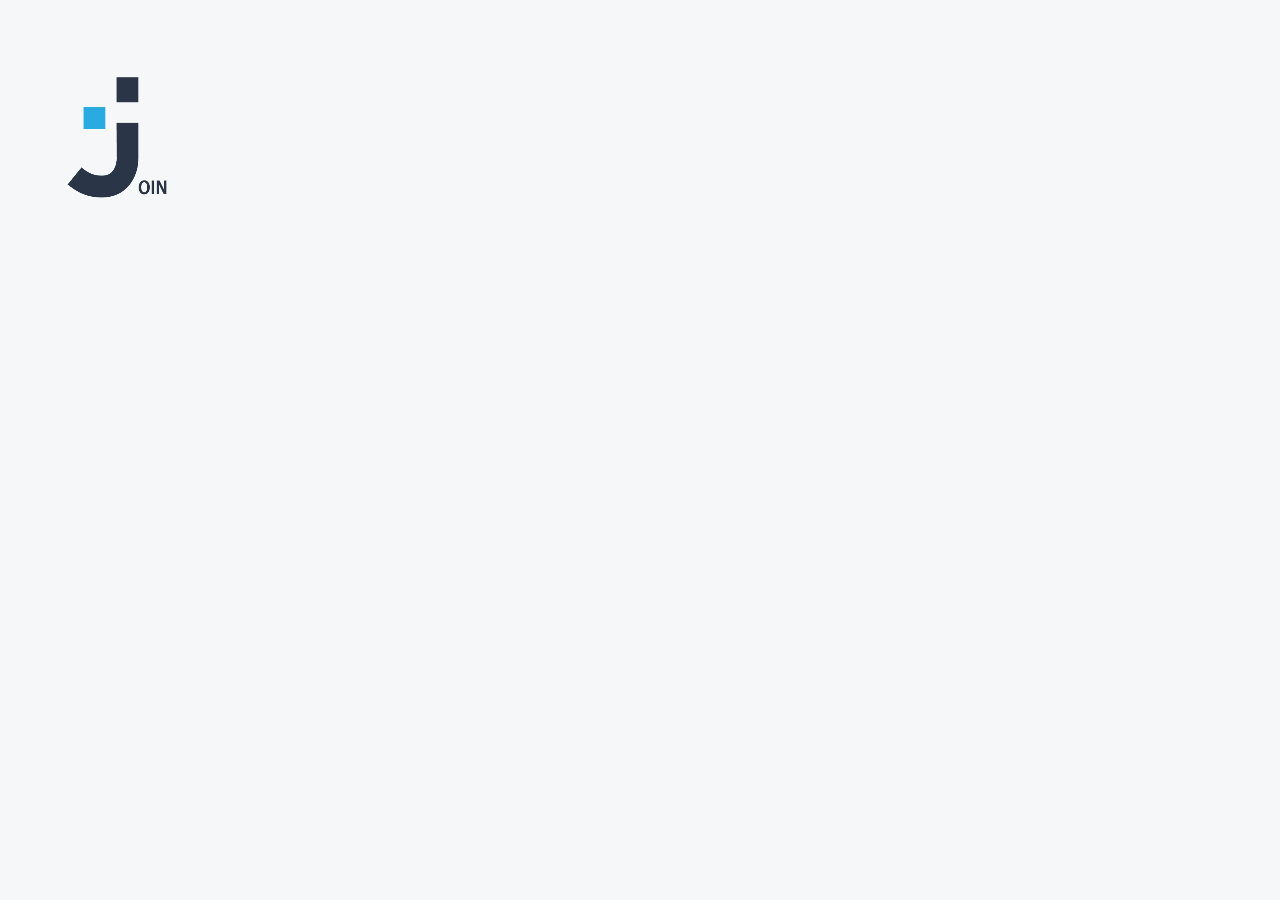
<file: index.html>
<!DOCTYPE html>
<html lang="en">

<head>
    <meta charset="UTF-8" />
    <meta http-equiv="X-UA-Compatible" content="IE=edge" />
    <meta name="viewport" content="width=device-width, initial-scale=1.0" />
    <link rel="icon" type="image/png" href="assets/icons/logo-black.png" sizes="any" />

    <title>Logo</title>


    <link rel="stylesheet" href="css/style.css" />
    <link rel="stylesheet" href="css/login_signup.css" />

</head>

<body onload="initLoginPage()">

    <div class="logo-layer">
        <div class="logo-container">
            <img src="assets/icons/logo-black.png" class="logo-big" />
        </div>
    </div>


    <script src="javascripts/storage.js"></script>
    <script src="javascripts/includeHTML.js"></script>
    <script src="javascripts/register.js"></script>
    <script src="javascripts/index.js"></script>

</body>

</html>
</file>
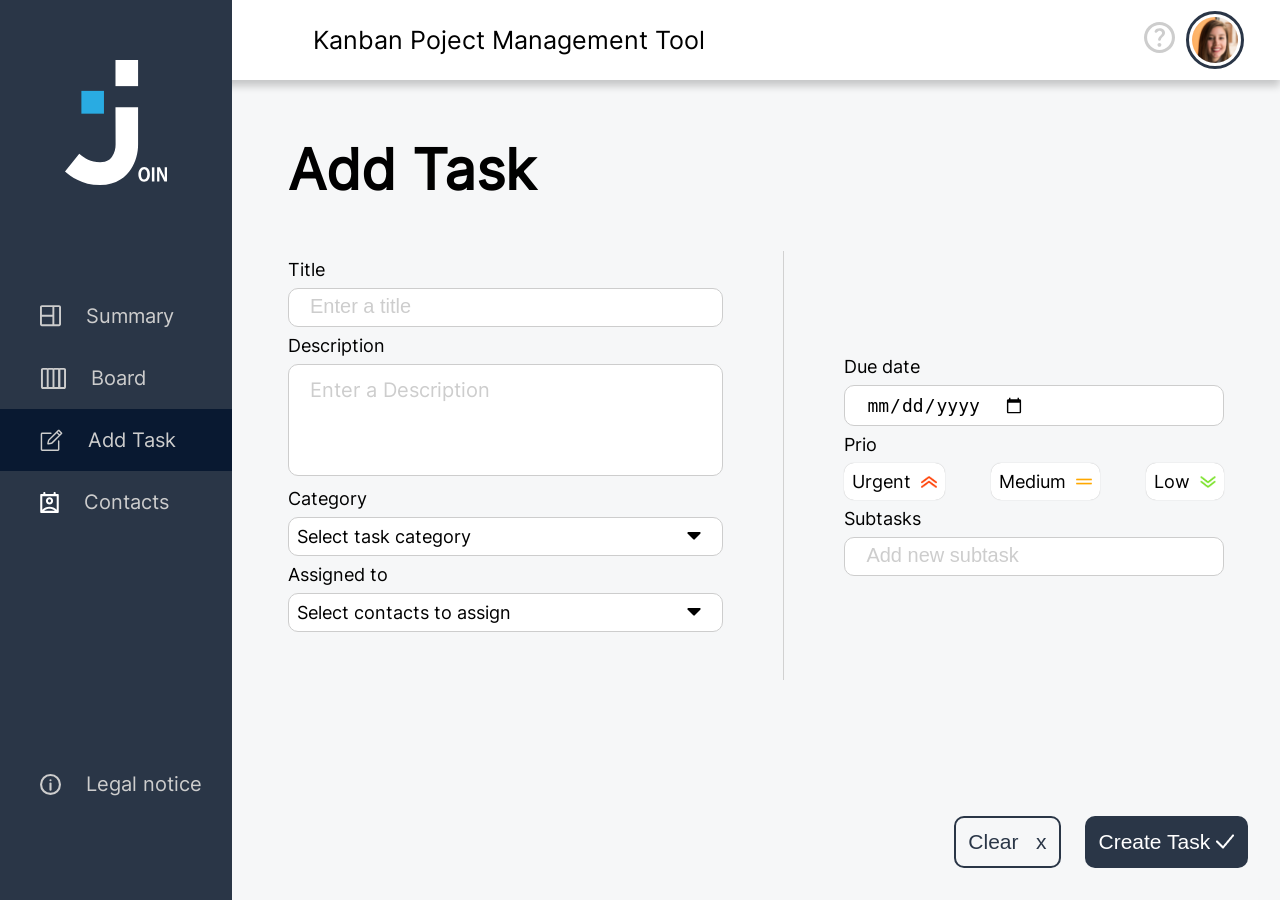
<file: add_task.html>
<!DOCTYPE html>
<html lang="en">

<head>
    <meta charset="UTF-8" />
    <meta http-equiv="X-UA-Compatible" content="IE=edge" />
    <meta name="viewport" content="width=device-width, initial-scale=1.0" />
    <link rel="icon" type="image/png" href="assets/icons/logo-black.png" sizes="any" />
    <title>Tasks</title>

    <script src="javascripts/includeHTML.js"></script>
    <script src="javascripts/addContacts.js"></script>
    <script src="javascripts/storage.js"></script>
    <script src="javascripts/categoryColor.js"></script>
    <script src="javascripts/board.js"></script>
    <script src="javascripts/boardHTML.js"></script>
    <script src="javascripts/addTask.js"></script>
    <script src="javascripts/index.js"></script>
    <link rel="stylesheet" href="css/style.css" />
    <link rel="stylesheet" href="css/task.css" />
</head>

<body onload="includeHTML('addTaskMenu'), initAddTask()">
    <div w3-include-html="assets/templates/menu+header.html"></div>
    <div class="content-container">
        <h1>Add Task</h1>

        <form onsubmit="event.preventDefault(); createTask('todo'); pushSubtasks()">
            <div class="task-section">
                <div class="content-left">
                    <div>
                        <p>Title</p>
                        <input required id="addTaskTitle" placeholder="Enter a title" />
                    </div>
                    <div>
                        <p>Description</p>
                        <textarea required id="addTaskDescription" placeholder="Enter a Description" style="resize: none"></textarea>
                    </div>
                    <div>
                        <p>Category</p>
                        <div class="content">
                            <div class="d-none" id="newCat">
                                <div class="newCatOrg">
                                    <input id="newCatInput" placeholder="Enter new category....">
                                    <img onclick="closeNewCategory()" src="assets/icons/clear-subtask.png">
                                    <img onclick="addNewCategory()" src="assets/icons/checkmark-black.png">
                                </div>
                                <div id="newCatColors"></div>
                            </div>
                            <div onclick="openDropdownCategory()" id="addTaskCategory" class="selectContainer">
                                Select task category
                            </div>
                            <div class="expand-container">
                                <div id="categoryDropdown" class="dropdown-content">
                                    <div class="option" onclick="showNewCategory()">
                                        New Category
                                    </div>
                                </div>
                            </div>
                        </div>
                    </div>
                    <div>
                        <p>Assigned to</p>
                        <div class="content">
                            <div onclick="openDropdownContacts()" id="selectContact" class="selectContainer">
                                Select contacts to assign
                            </div>
                            <div class="expand-container">
                                <div id="selectContactDropdown"></div>
                            </div>
                            <div id="chosenContacts" class="chosenContacts"></div>
                        </div>
                    </div>
                </div>
                <div class="content-right">
                    <div>
                        <p>Due date</p>
                        <input onclick='setMinDate()' ; required id="date" class="input pointer" type="date" min="" />
                    </div>
                    <div>
                        <p>Prio</p>
                        <div class="prio-section">
                            <div id="urgent" onclick="setPrio('urgent')" class="prio-btn pointer">
                                Urgent <img id="urgentIcon" src="assets/icons/urgent.png" />
                            </div>
                            <div id="medium" onclick="setPrio('medium')" class="prio-btn pointer">
                                Medium <img id="mediumIcon" src="assets/icons/medium.png" />
                            </div>
                            <div id="low" onclick="setPrio('low')" class="prio-btn pointer">
                                Low <img id="lowIcon" src="assets/icons/low.png" />
                            </div>
                        </div>
                    </div>
                    <div>
                        <p>Subtasks</p>
                        <div class="subtask-input-container">
                            <input id="addTaskSubtask" class="input" type="text" placeholder="Add new subtask" />
                            <div id="subtask-buttons">
                                <img style="cursor: pointer" src="assets/icons/clear-subtask.png" onclick="emptySubtaskValue()">
                                <div class="seperator"></div>
                                <img style="cursor: pointer" src="assets/icons/checkmark-black.png" onclick="createNewSubtask()">
                            </div>
                        </div>
                        <div id="subtaskContainer">

                        </div>
                    </div>
                </div>
                <div class="button-container">
                    <button type="button" onclick="resetValues()" class="clear-btn pointer">
            Clear &nbsp; x
          </button>
                    <button type="submit" id="createTaskBtn" class="create-btn pointer">
            Create Task <img src="assets/icons/check-white.png" />
          </button>
                </div>
        </form>
        <div id="taskAdded" class="taskAdded">
            Task added to board &nbsp; <img src="assets/icons/board-icon.svg" />
        </div>
        </div>
</body>

</html>
</file>
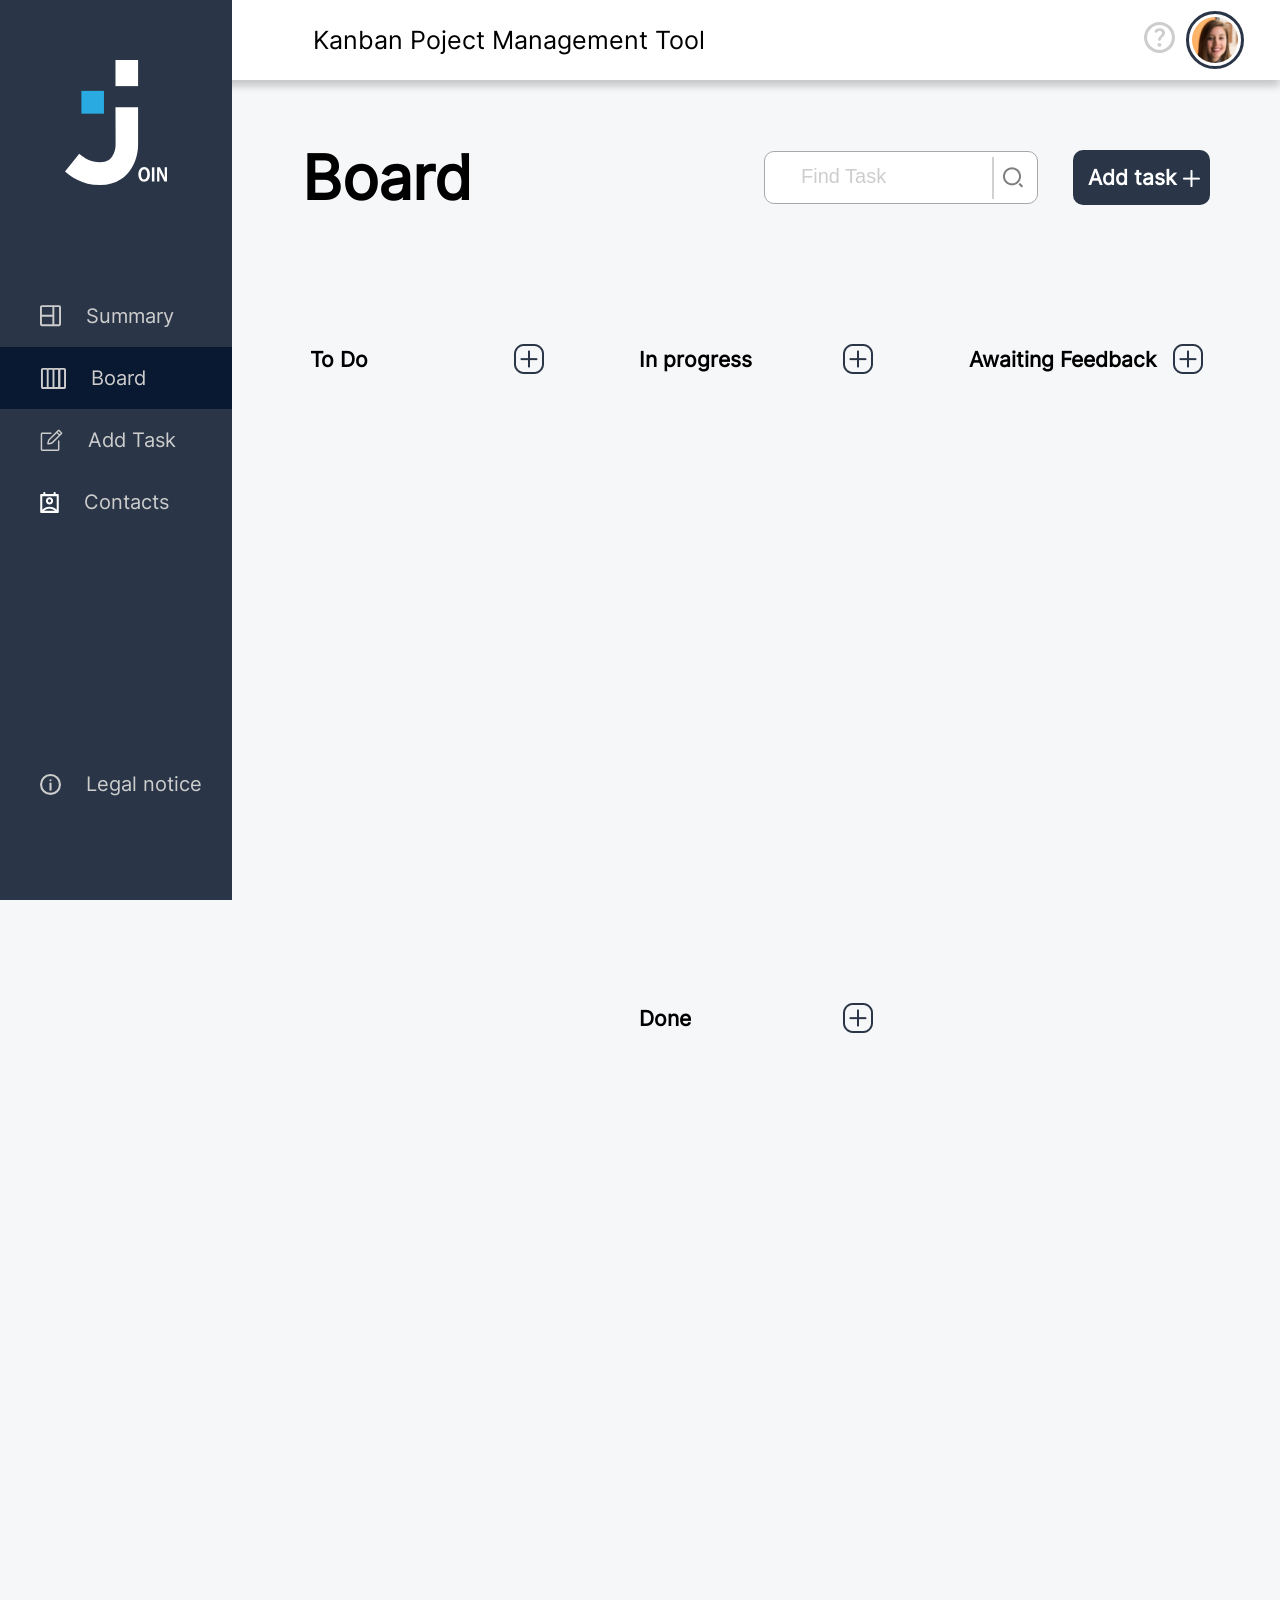
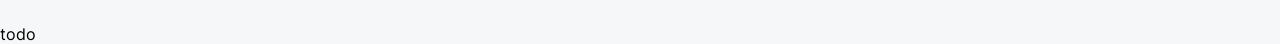
<file: board.html>
<!DOCTYPE html>
<html lang="en">
  <head>
    <meta charset="UTF-8" />
    <meta http-equiv="X-UA-Compatible" content="IE=edge" />
    <meta name="viewport" content="width=device-width, initial-scale=1.0" />
    <link
      rel="icon"
      type="image/png"
      href="assets/icons/logo-black.png"
      sizes="any"
    />

    <title>Board</title>

    <script src="javascripts/includeHTML.js"></script>
    <script src="javascripts/categoryColor.js"></script>
    <script src="javascripts/index.js"></script>
    <script src="javascripts/storage.js"></script>
    <script src="javascripts/register.js"></script>
    <script src="javascripts/boardHTML.js"></script>
    <script src="javascripts/board.js"></script>
    <script src="javascripts/addTask.js"></script>
    <link rel="stylesheet" href="css/board.css" />
    <link rel="stylesheet" href="css/style.css" />
    <link rel="stylesheet" href="css/task.css" />
  </head>

  <body
    onload="includeHTML('boardMenu'), initBoard()"
    ondragend="removeHighlightAll()"
  >
    <div w3-include-html="assets/templates/menu+header.html"></div>
    <div class="board-body">
      <div class="header-row">
        <h1>Board</h1>
        <div class="header-right">
          <div class="boardSearch">
            <form>
              <input
                id="searchInput"
                type="search"
                placeholder="Find Task"
                required
                autocomplete="off"
              />
              <button
                class="search-button"
                type="button"
                onclick="filterCards()"
              ></button>
            </form>
          </div>
          <button class="web-addTask-btn" onclick="slideInContainer('todo')">
            Add task
            <img class="plus-white" src="assets/icons/plus_white.png" />
          </button>
          <img
            class="mobile-addTask-btn"
            src="assets/icons/plus-add-task-mobile.png"
            onclick="slideInContainer()"
          />
        </div>
      </div>
      <div class="task-area">
        <div class="task-container">
          <div class="task-header">
            <p>To Do</p>
            <img
              src="assets/icons/plus_button.png"
              onclick="slideInContainer('todo')"
            />
          </div>
          <div
            ondrop="moveTo('todo'); removeHighlightAll()"
            ondragleave="removeHighlight('todo')"
            ondragover="allowDrop(event); highlight('todo')"
            ondrag="highlightAll()"
            id="todo"
            class="statusContainer"
          ></div>
        </div>
        <div class="task-container">
          <div class="task-header">
            <p>In progress</p>
            <img
              src="assets/icons/plus_button.png"
              onclick="slideInContainer('inProgress')"
            />
          </div>
          <div
            ondrop="moveTo('inProgress'); removeHighlightAll()"
            ondragleave="removeHighlight('inProgress')"
            ondragover="allowDrop(event); highlight('inProgress')"
            ondrag="highlightAll()"
            id="inProgress"
            class="statusContainer"
          ></div>
        </div>
        <div class="task-container">
          <div class="task-header">
            <p>Awaiting Feedback</p>
            <img
              src="assets/icons/plus_button.png"
              onclick="slideInContainer('awaitingFeedback')"
            />
          </div>
          <div
            ondrop="moveTo('awaitingFeedback'); removeHighlightAll()"
            ondragleave="removeHighlight('awaitingFeedback')"
            ondragover="allowDrop(event); highlight('awaitingFeedback')"
            ondrag="highlightAll()"
            id="awaitingFeedback"
            class="statusContainer"
          ></div>
        </div>
        <div class="task-container">
          <div class="task-header">
            <p>Done</p>
            <img
              src="assets/icons/plus_button.png"
              onclick="slideInContainer('done')"
            />
          </div>
          <div
            ondrop="moveTo('done'); removeHighlightAll()"
            ondragleave="removeHighlight('done');"
            ondragover="allowDrop(event); highlight('done')"
            ondrag="highlightAll()"
            id="done"
            class="statusContainer"
          ></div>
        </div>
      </div>
    </div>
    todo
    <div id="taskLayer" style="display: none">
      <div id="slideInContainer"></div>
    </div>
  </body>
</html>
</file>
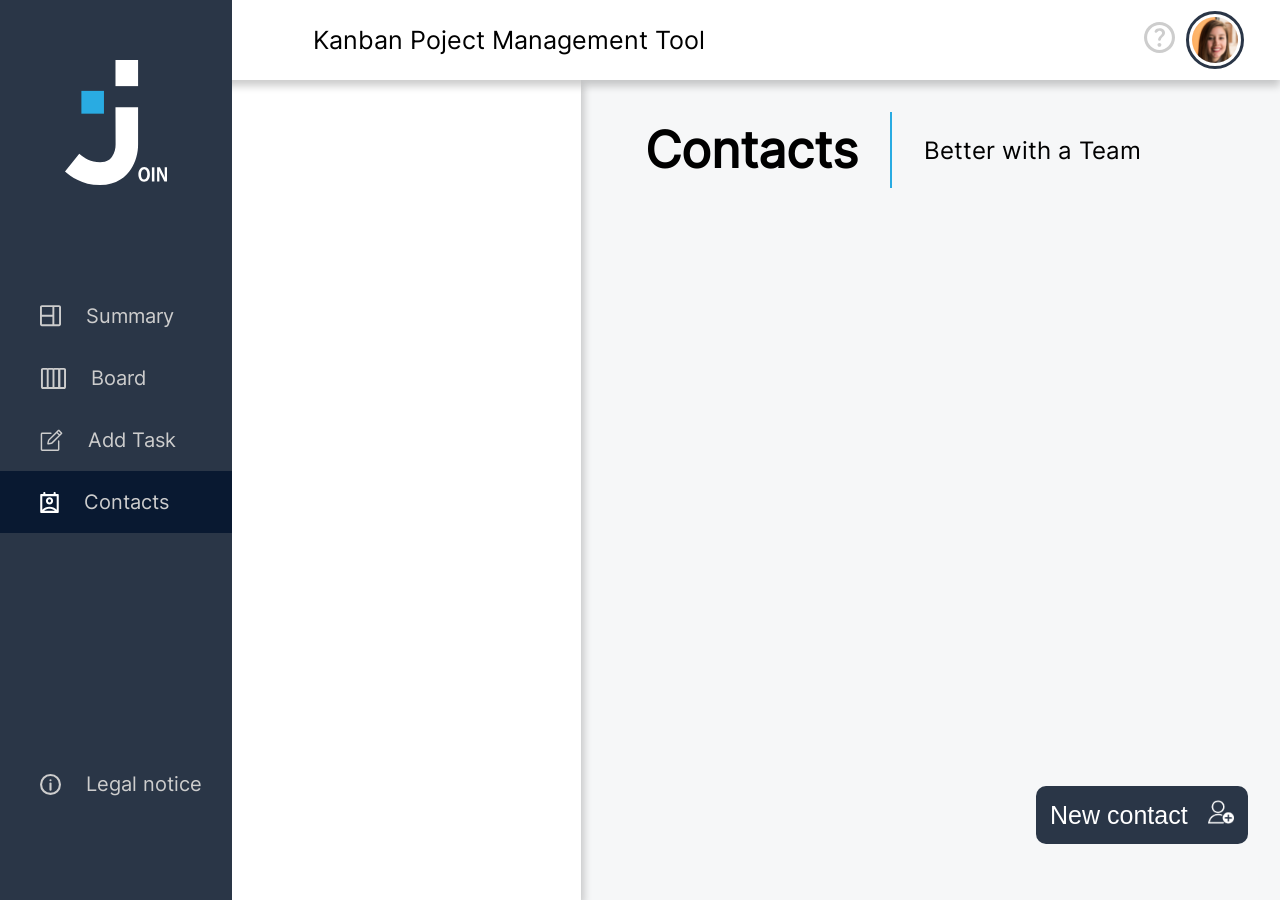
<file: contacts.html>
<!DOCTYPE html>
<html lang="en">
  <head>
    <meta charset="UTF-8" />
    <meta http-equiv="X-UA-Compatible" content="IE=edge" />
    <meta name="viewport" content="width=device-width, initial-scale=1.0" />
    <link
      rel="icon"
      type="image/png"
      href="assets/icons/logo-black.png"
      sizes="any"
    />

    <title>Contacts</title>

    <script src="javascripts/categoryColor.js"></script>
    <script src="javascripts/includeHTML.js"></script>
    <script src="javascripts/storage.js"></script>
    <script src="javascripts/addContacts.js"></script>
    <script src="javascripts/index.js"></script>

    <link rel="stylesheet" href="css/contacts.css" />
    <link rel="stylesheet" href="css/style.css" />
  </head>

  <body onload="includeHTML('contactsMenu'), initContactList()">
    <div w3-include-html="assets/templates/menu+header.html"></div>
    <div class="contacts-content">
      <div id="contactList" class="contact-list"></div>
      <div id="contactsRight" class="contacts-content-right">
        <div class="contacts-top-mid">
          <div class="contacts-top">
            <div class="contacts-top-head">
              <h1>Contacts</h1>
            </div>
            <div class="contacts-top-text">Better with a Team</div>
          </div>
          <div id="contactsMid" class="contacts-mid"></div>
        </div>
      </div>
    </div>
    <button
      id="newContactBtn"
      class="new-contact-btn"
      onclick="openNewContact()"
    >
      New contact &nbsp; <img src="assets/icons/new.contact.png" />
    </button>

    <div id="changedContact" class="contactCreated">
      Contact successfully created
    </div>

    <!---   new Contact window    --->

    <div class="d-none" id="addContactsOverlay">
   
      <div class="addContact" >
        <div class="addContactLeft">
          <img src="assets/icons/logo-white-blue.png" />
          <h1>Add contact</h1>
          <p>Tasks are better with a team</p>
          <div class="blueLine"></div>
        </div>
        <div class="addContactRight" >
          <div onclick="closeNewContact()" class="x-mark">x</div>
          <div class="createContactContainer">
            <div>
              <img class="contactImage" src="assets/icons/add_contact.png" />
            </div>
            <form class="contactForm" onsubmit="event.preventDefault(); addContact()">
            <div class="contactInputContainer">
              <input
              required
                id="newContactName"
                class="addContactInput contactName"
                placeholder="Name"
                type="text"
              />
              <input
              required
                id="newContactPhone"
                class="addContactInput contactPhone"
                placeholder="Phone"
                type="number"
              />
              <input
              required
                id="newContactEmail"
                class="addContactInput contactEmail"
                placeholder="Email"
                type="email"
              />
            </div>
          </div>
          <div class="addContactBtn">
            <button  type="button" onclick="closeNewContact()" class="cancel-btn hideMobile">
              Cancel &nbsp; x
            </button>
            <button type="submit" class="create-contact-btn">
              Create Contact &nbsp;
              <img src="assets/icons/check-white.png" />
            </button>
          </div>
        </form>
        </div>
      </div>

    </div>

    <!--- edit contacts Window --->

    <div class="d-none" id="editContactsOverlay">
      
    </div>
  </body>
</html>
</file>
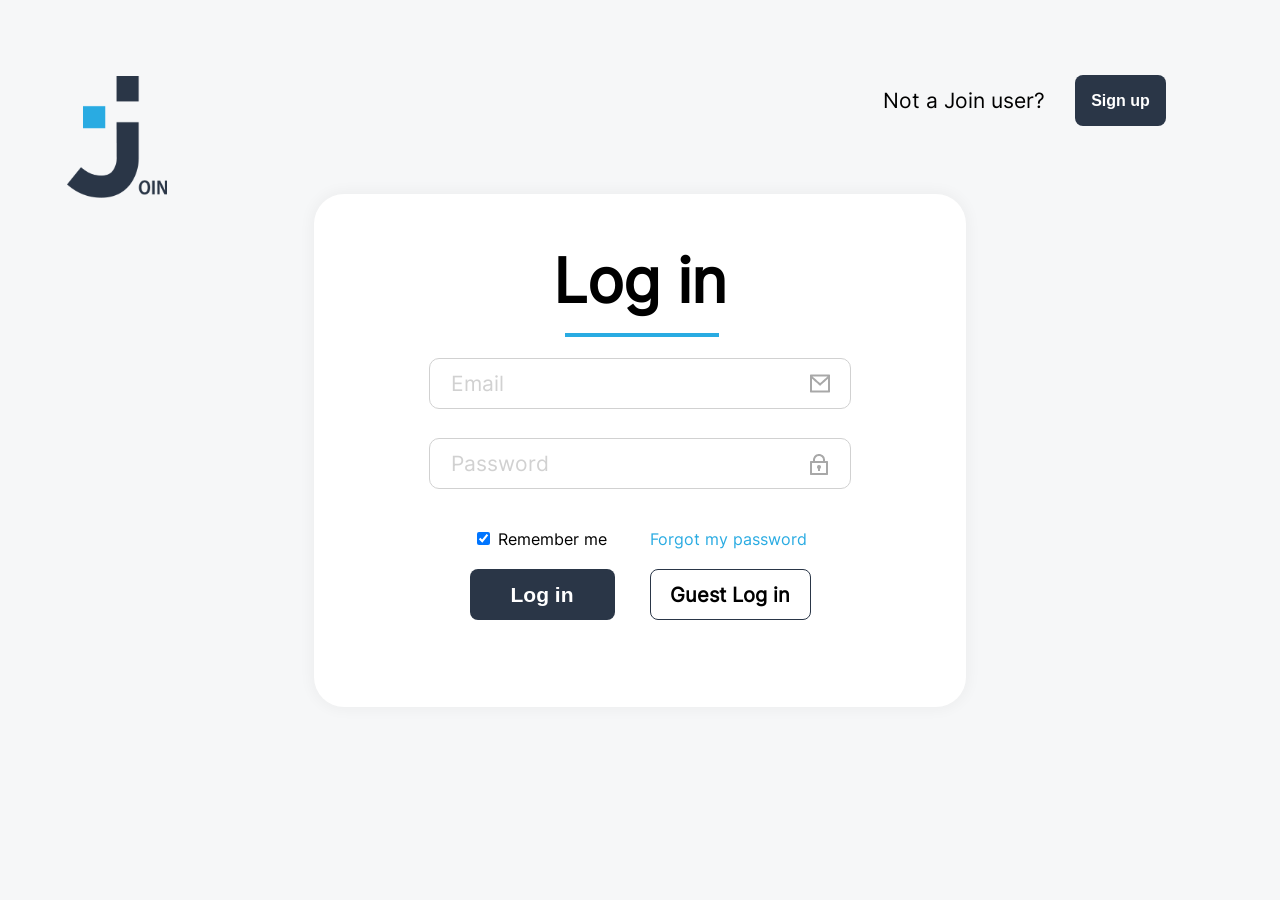
<file: login.html>
<!DOCTYPE html>
<html lang="en">

<head>
    <meta charset="UTF-8" />
    <meta http-equiv="X-UA-Compatible" content="IE=edge" />
    <meta name="viewport" content="width=device-width, initial-scale=1.0" />
    <link rel="icon" type="image/png" href="assets/icons/logo-black.png" sizes="any" />

    <title>Login</title>


    <link rel="stylesheet" href="css/style.css" />
    <link rel="stylesheet" href="css/login_signup.css" />

</head>

<body>
    <div class="login-container">
        <div class="login-form">
            <form onsubmit="return false;">
                <!-- onsubmit="checkPassword(); return false;"> -->
                <div>
                    <h1>Log in</h1>
                    <div class="underline"></div>
                    <div class="input-container">
                        <input id="enteredLoginEmail" type="email" aria-required="true" name="email" placeholder="Email" class="email" required="required" />
                        <input id="enteredLoginPassword" type="password" aria-required="true" name="password" placeholder="Password" class="password" required="required" />
                    </div>
                    <div class="form-actions">
                        <label>
                            <input type="checkbox" checked="checked" name="remember"> Remember me
                        </label>
                        <a class="forgot-password" href="forgotPassword.html">Forgot my password</a>
                    </div>
                    <div class="button-container-login">
                        <button class="login-button" onclick="checkPassword()">Log in</button>
                        <div class="guest-login-button" onclick="initGuestJOIN()">Guest Log in</div>
                    </div>
                </div>
            </form>
        </div>
    </div>
    
    <div class="logo-layer">
        <div class="logo-container">
            <img src="assets/icons/logo-black.png" class="logo-big-static"/>
        </div>
    </div>
    
    <div class="sign-up-container">
        <p>Not a Join user?</p>
        <button class="sign-up-button" onclick="window.location.href='sign_up.html'">Sign up</button>
    </div>

    <script src="javascripts/storage.js"></script>
    <script src="javascripts/includeHTML.js"></script>
    <script src="javascripts/register.js"></script>
    <script src="javascripts/index.js"></script>

</body>

</html>
</file>
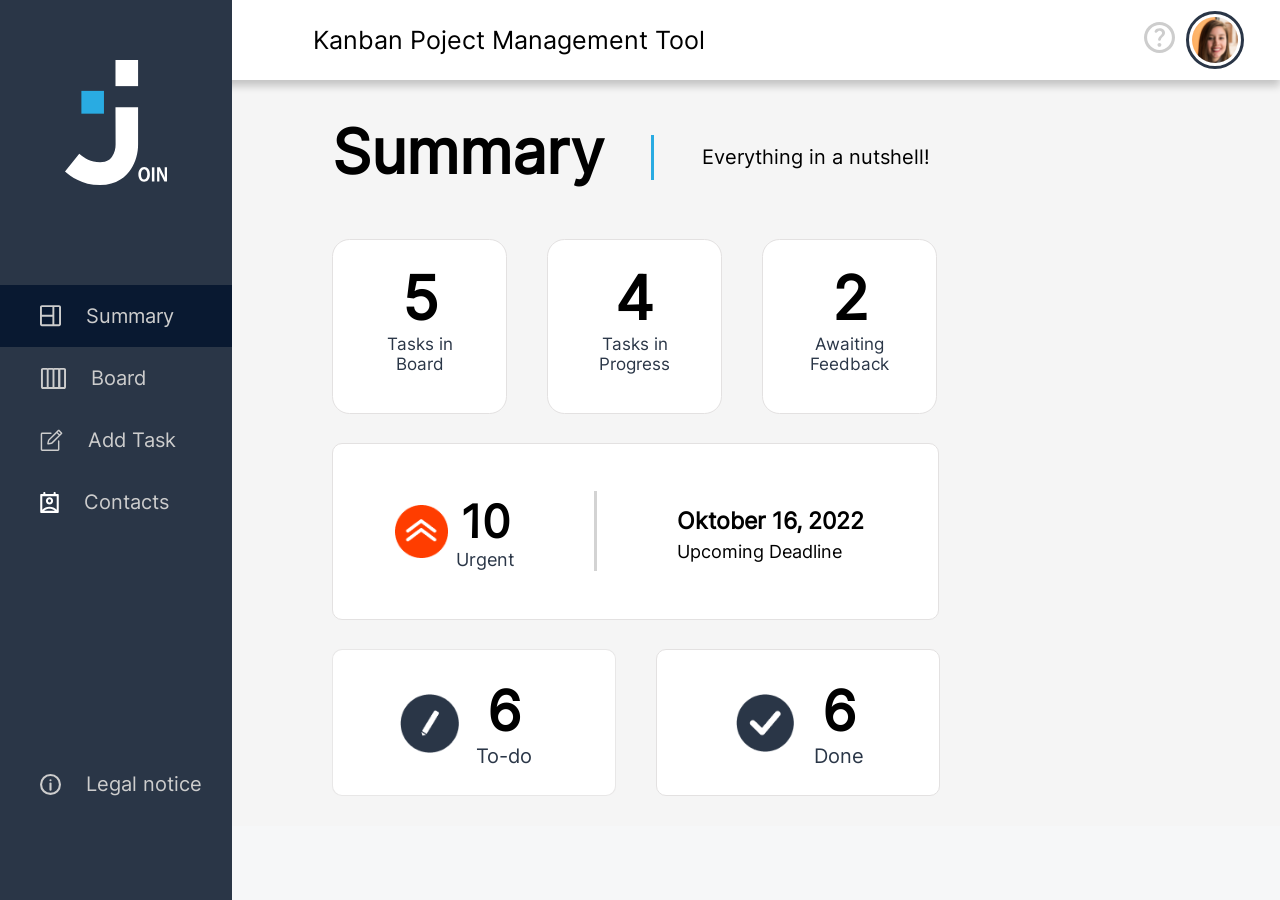
<file: summary.html>
<!DOCTYPE html>
<html lang="en">

<head>
    <meta charset="UTF-8" />
    <meta http-equiv="X-UA-Compatible" content="IE=edge" />
    <meta name="viewport" content="width=device-width, initial-scale=1.0" />
    <link rel="icon" type="image/png" href="assets/icons/logo-black.png" sizes="any" />

    <title>Summary</title>

    <script src="javascripts/storage.js"></script>
    <script src="javascripts/includeHTML.js"></script>
    <script src="javascripts/index.js"></script>
    <script src="javascripts/boardHTML.js"></script>
    <script src="javascripts/board.js"></script>
    <script src="javascripts/summary.js"></script>

    <link rel="stylesheet" href="css/style.css" />
    <link rel="stylesheet" href="css/task.css" />
    <link rel="stylesheet" href="css/summary.css" />
</head>

<body onload="startSummary()">
    <div w3-include-html="assets/templates/menu+header.html"></div>
    <div class="overlay"></div>
    <div class="overallContainer">
        <div class="rightContainer">
            <div id="greeting" class="greeting">
                <div id="greetingText" class="greetingText "></div>
                <div id="greetingName" class="greetingName"></div>
            </div>
            <div class="summaryContainer">
                <div class="headline">
                    <div class="summary" style="font-size: 30px;">Summary</div>
                    <div class="blueVerticalLine"></div>
                    <div class="textHeadline">Everything in a nutshell!</div>
                </div>
            </div>
            <div class="tasksOverallContainer">
                <div class="tasksContainer" onclick="jumpToBoard()">
                    <div id="tasksInBoard" class="sumTasksInBorad tasksCount">5</div>
                    <div class="tasksText"> Tasks in <br/> Board</div>
                </div>
                <div class="tasksContainer" onclick="jumpToBoard()">
                    <div id="tasksInProgress" class="sumTasksInProgress tasksCount">4</div>
                    <div class="tasksText">Tasks in Progress</div>
                </div>
                <div class="tasksContainer" onclick="jumpToBoard()">
                    <div id="tasksAwaitingFeedback" class="sumTasksAwaitingFeedback tasksCount">2</div>
                    <div class="tasksText">Awaiting Feedback</div>
                </div>
            </div>
            <div class="dueDateContainer">
                <div class=" priority " onclick="jumpToBoard()">
                    <div class="urgentContainer ">
                        <div class="iconUrgent ">
                            <img src="assets/icons/urgent_.png " class="icon urgentIcon ">
                        </div>
                        <div class="sumUrgentContainer">
                            <div id="sumUrgent" class="sumUrgent ">10</div>
                            <div class="textUrgent">Urgent</div>
                        </div>
                    </div>
                    <div class="greyVerticalLine"></div>
                    <div class="deadline ">
                        <div id="dateDeadline" class="dateDeadline ">Oktober 16, 2022</div>
                        <div class="textDeadline">Upcoming Deadline</div>
                    </div>
                </div>
                <div id="greeting2" class="greeting2 ">
                    <div id="greetingText2" class="greetingText"></div>
                    <div id="greetingName2" class="greetingName "></div>
                </div>
            </div>
            <div class="toDoDoneContainer ">
                <div class="toDoContainer " onclick="jumpToBoard()">
                    <div class="iconToDo">
                        <!-- <img src="assets/icons/pencil.png " class="pencilIcon "> -->
                    </div>
                    <div class="sumToDoContainer " onclick="jumpToBoard()">
                        <div id="sumToDo" class="sumToDo">6</div>
                        <div class="textToDo">To-do</div>
                    </div>
                </div>
                <div class="doneContainer" onclick="jumpToBoard()">
                    <div class="iconDone">
                        <!-- <img src="assets/icons/checkmark_.png " class="checkIcon "> -->
                    </div>
                    <div class="sumDoneContainer ">
                        <div id="sumDone" class="sumDone">6</div>
                        <div class="textDone">Done</div>
                    </div>
                </div>
            </div>
        </div>
    </div>
    </div>
</body>

</html>
</file>
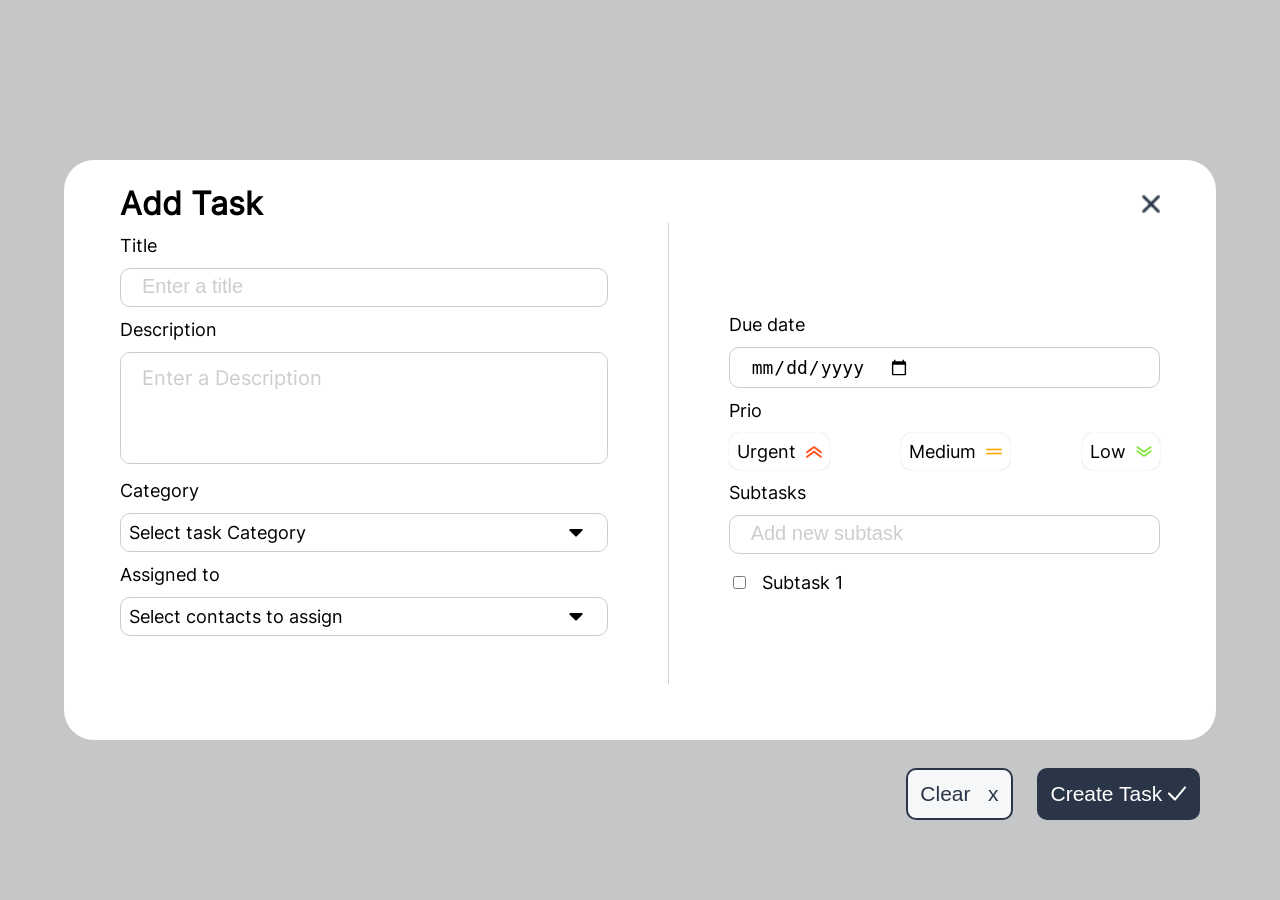
<file: task_form.html>
<!DOCTYPE html>
<html lang="en">
  <head>
    <meta charset="UTF-8" />
    <meta http-equiv="X-UA-Compatible" content="IE=edge" />
    <meta name="viewport" content="width=device-width, initial-scale=1.0" />
    <link
      rel="icon"
      type="image/png"
      href="assets/icons/logo-black.png"
      sizes="any"
    />

    <title>Join</title>

    <script src="javascripts/includeHTML.js"></script>
    <script src="javascripts/categoryColor.js"></script>
    <script src="javascripts/storage.js"></script>
    <script src="javascripts/addTask.js"></script>
    <link rel="stylesheet" href="css/style.css" />
    <link rel="stylesheet" href="css/task.css" />
  </head>

  <body onload="addContactNamesToAssignedTo(),addCategories()">
    <div class="taskFormOverlay">
      <div id="taskForm" class="task-form">
        <div class="task-head">
          <h1>Add Task</h1>
          <img class="pointer" src="assets/icons/clear.png" />
        </div>

        <div class="task-section">
          <div class="content-left">
            <div>
              <p>Title</p>
              <input id="addTaskTitle" placeholder="Enter a title" />
            </div>
            <div>
              <p>Description</p>
              <textarea
                id="addTaskDescription"
                placeholder="Enter a Description"
                style="resize: none"
              ></textarea>
            </div>
            <div>
              <p>Category</p>
              <div class="content">
                <div
                  onclick="openDropdownCategory()"
                  id="addTaskCategory"
                  class="selectContainer"
                >
                  Select task Category
                </div>
                <div class="expand-container">
                  <div id="categoryDropdown">
                    <div onclick="selectOptionCategory()" class="option">
                      New Category
                    </div>
                  </div>
                </div>
              </div>
            </div>
            <div>
              <p>Assigned to</p>
              <div class="content">
                <div
                  onclick="openDropdownContacts()"
                  id="selectContact"
                  class="selectContainer"
                >
                  Select contacts to assign
                </div>
                <div class="expand-container">
                  <div id="selectContactDropdown"></div>
                </div>
                <div
                  id="chosenContacts"
                  class="chosenContacts chosenContactsForm"
                ></div>
              </div>
            </div>
          </div>

          <div class="content-right">
            <div>
              <p>Due date</p>
              <input
                required
                id="date"
                class="input pointer"
                type="date"
                value="dd/mm/yyyy"
              />
            </div>
            <div>
              <p>Prio</p>
              <div class="prio-section">
                <div
                  id="urgentTask"
                  onclick="setPrio('urgent')"
                  class="prio-btn pointer"
                >
                  Urgent <img id="urgentIcon" src="assets/icons/urgent.png" />
                </div>
                <div
                  id="mediumTask"
                  onclick="setPrio('medium')"
                  class="prio-btn pointer"
                >
                  Medium <img id="mediumIcon" src="assets/icons/medium.png" />
                </div>
                <div
                  id="lowTask"
                  onclick="setPrio('low')"
                  class="prio-btn pointer"
                >
                  Low <img id="lowIcon" src="assets/icons/low.png" />
                </div>
              </div>
            </div>
            <div>
              <p>Subtasks</p>
              <input
                id="addTaskSubtask"
                class="input"
                type="text"
                placeholder="Add new subtask"
              />
              <div class="new-subtask">
                <input type="checkbox" />
                <p>Subtask 1</p>
              </div>
            </div>
          </div>
        </div>

        <div class="button-container btn-container-form">
          <button onclick="resetValues()" class="clear-btn pointer">
            Clear &nbsp; x
          </button>
          <button
            id="createTaskBtn"
            class="create-btn pointer"
            onclick="createTask()"
          >
            Create Task <img src="assets/icons/check-white.png" />
          </button>
        </div>
      </div>
    </div>
  </body>
</html>
</file>
<file: css/style.css>
:root {
  --blue: #2a3647;
  --dark-blue: #091931;
  --light-blue: #29abe2;
  --urgent: #ff3d00;
  --medium: #f9a400;
  --low: #74d727;
  --grey: #cdcdcd;
}

body {
  margin: 0;
  background-color: #f6f7f8;
  font-family: "inter";
  box-sizing: border-box;
}

.d-none {
  display: none !important;
}

/*-----------sideMenu && header-----------*/

.sideMenuContainer {
  position: fixed;
  bottom: 0;
  background-color: var(--blue);
  height: 100vh;
  width: 232px;
  z-index: 101;
}

.logoContainer {
  display: flex;
  justify-content: center;
  align-items: center;
  padding-top: 60px;
}

.menuLogo {
  height: 125px;
}

.textContainer {
  padding-top: 100px;
}
.textContainer a {
  text-decoration: none;
}

.menuText {
  color: var(--grey);
  display: flex;
  align-items: center;
  height: 46px;
  padding-top: 8px;
  padding-bottom: 8px;
  padding-left: 40px;
  font-size: 20px;
}
.menuText p {
  text-decoration: none !important;
}

.menuText img {
  height: 22px;
  margin-right: 25px;
}

.menuText:hover {
  cursor: pointer;
  background-color: var(--dark-blue);
}

.selectedMenu {
  background-color: var(--dark-blue) !important;
}

.menuGap {
  height: 70%;
  display: flex;
  flex-direction: column;
  justify-content: space-between;
}
.menuGap a {
  text-decoration: none;
}

header {
  background: white;
  position: fixed;
  box-sizing: border-box;
  top: 0;
  width: 100vw;
  height: 80px;
  box-shadow: 0px 6px 8px rgba(0, 0, 0, 0.2);
  padding-right: 36px;
  padding-left: 313px;
  display: flex;
  justify-content: space-between;
  align-items: center;
  font-size: 25px;
  z-index: 101;
}
.header-logo {
  height: 64%;
  display: none;
}

.header-content-right {
  display: flex;
  justify-content: space-between;
  align-items: center;
  min-width: 100px;
}

.myProfile {
  display: flex;
  justify-content: center;
  align-items: center;
  border: 3px solid var(--blue);
  height: 52px;
  width: 52px;
  border-radius: 100%;
}

.myProfile:hover {
  cursor: pointer;
}

.myProfile img {
  height: 90%;
  border-radius: 100%;
}
.logout {
  position: absolute;
  top: 60px;
  right: 85px;
  font-size: 21px;
  border-radius: 20px 0 20px 20px;
  background-color: var(--blue);
  color: white;
  text-decoration: none;
  z-index: 999;
}
.logout a {
  text-decoration: none;
}
.logout:hover {
  cursor: pointer;
  box-shadow: 0px 4px 4px rgba(0, 0, 0, 0.25);
}
.popupMobile {
  font-size: 21px;
  padding: 8px 16px 8px 16px;
  border-radius: 20px 0 20px 20px;
  background-color: var(--blue);
  color: white;
  text-decoration: none;
  z-index: 9999;
}
.popupMobile:hover {
  transform: scale(1.02);
  background-color: var(--light-blue);
}
#logoutLayer {
  position: absolute;
  width: 100vw;
  height: 100vh;
  right: 0;
  top: 0;
}
/*-------sideMenu && header end----------*/

@media (max-width: 850px) {
  .menuText {
    padding-left: 24px;
  }
  .sideMenuContainer {
    width: 200px;
  }
  header {
    padding-left: 240px;
  }
  header p {
    margin: 0;
    font-size: 18px;
  }
}

@media (max-width: 670px) {
  .hideMobile {
    display: none !important;
  }
  .showMobile {
    display: block !important;
  }
  .logout {
    padding: 8px;
  }
  .popupMobile {
    border-radius: 10px 0 10px 10px;
  }
  header p {
    display: none;
  }
  header {
    padding-left: 36px;
    padding-right: 0;
  }
  .header-logo {
    display: flex;
  }
  .logoContainer {
    display: none;
  }
  .sideMenuContainer {
    position: fixed;
    bottom: 0;
    width: 100vw;
    height: 80px;
  }
  .menuGap {
    height: 100%;
    display: flex;
    justify-content: center;
    align-items: center;
  }
  .textContainer {
    width: 100%;
    height: 100%;
    display: flex;
    justify-content: space-around;
    align-items: center;
    padding: 0px;
  }
  .textContainer a {
    contain: content;
    height: 100%;
    display: flex;
    justify-content: center;
    align-items: center;
  }
  .menuText {
    padding: 16px 8px 16px 8px;
    flex-direction: column;
  }
  .menuText img {
    margin: 0px;
  }
}

@media (max-width: 385px) {
  .menuText {
    font-size: 16px;
  }
}

/*-------------fonts------------*/

@font-face {
  font-display: swap;
  /* Check https://developer.mozilla.org/en-US/docs/Web/CSS/@font-face/font-display for other options. */
  font-family: "Inter";
  font-style: normal;
  font-weight: 400;
  src: url("../assets/fonts/inter-v12-latin-regular.eot");
  /* IE9 Compat Modes */
  src: url("../assets/fonts/inter-v12-latin-regular.eot?#iefix")
      format("embedded-opentype"),
    /* IE6-IE8 */ url("../assets/fonts/inter-v12-latin-regular.woff2")
      format("woff2"),
    /* Super Modern Browsers */
      url("../assets/fonts/inter-v12-latin-regular.woff") format("woff"),
    /* Modern Browsers */ url("../assets/fonts/inter-v12-latin-regular.ttf")
      format("truetype"),
    /* Safari, Android, iOS */
      url("../assets/fonts/inter-v12-latin-regular.svg#Inter") format("svg");
  /* Legacy iOS */
}

/* width */
::-webkit-scrollbar {
  width: 5px;
}

/* Track */
::-webkit-scrollbar-track {
  background: transparent;
}

/* Handle */
::-webkit-scrollbar-thumb {
  background: #a8a8a8;
  border-radius: 3px;
}

/* Handle on hover */
::-webkit-scrollbar-thumb:hover {
  background: #555555;
}
</file>
<file: css/login_signup.css>
.intro-container {
  display: flex;
  justify-content: center;
  align-items: center;
  height: 100vh;
  z-index: 1;
}

.logo-big {
  position: absolute;
  z-index: 2;
  top: 50%;
  left: 50%;
  transform: translate(-50%, -50%);
  width: 274px;
  height: auto;
  margin: 0;
  animation-name: move, shrink;
  animation-duration: 0.6s, 0.6s;
  animation-delay: 0.6s, 0.6s;
  animation-fill-mode: forwards;
}

.logo-big-static {
  position: absolute;
  z-index: 2;
  top: 76px;
  left: 67px;
  width: 100px;
  height: auto;
  margin: 0;
}

.signup-logo {
  position: absolute;
  top: 70px;
  left: 80px;
  width: 100px;
  height: auto;
  margin: 0;
}

.animation-layer {
  position: absolute;
  top: 0;
  z-index: 2;
  background-color: #2a3647;
  height: 100vh;
  width: 100%;
}

@keyframes move {
  100% {
    top: -30px;
    left: -20px;
  }
}

@keyframes shrink {
  100% {
    transform: scale(0.36);
  }
}

.login-container {
  display: flex;
  justify-content: center;
  align-items: center;
  height: 100vh;
  background-color: #f6f7f8;
  animation: 1s fadeIn ease-in-out;
  animation-delay: 1s;
}

.signup-container {
  display: flex;
  justify-content: center;
  align-items: center;
  height: 100vh;
  background-color: #f6f7f8;
}

.login-form {
  position: relative;
  flex-direction: column;
  display: flex;
  align-items: center;
  background-color: white;
  width: 652px;
  height: 513px;
  border-radius: 30px;
  box-shadow: 0px 0px 14px 3px rgba(0, 0, 0, 0.04);
}

.login-form h1 {
  text-align: center;
  font-family: "Inter";
  font-style: normal;
  font-weight: 700;
  font-size: 61px;
  margin-top: 50px;
  color: #000000;
}

.signup-form {
  position: relative;
  flex-direction: column;
  display: flex;
  align-items: center;
  background-color: white;
  width: 652px;
  height: 559px;
  border-radius: 30px;
  box-shadow: 0px 0px 14px 3px rgba(0, 0, 0, 0.04);
  gap: 29px;
}

.signup-form h1 {
  text-align: center;
  font-family: "Inter";
  font-style: normal;
  font-weight: 700;
  font-size: 61px;
  margin-top: 50px;
  color: #000000;
}

.underline {
  position: absolute;
  top: 64px;
  left: 50%;
  width: 0px;
  font-size: 61px;
  height: 150px;
  border: 2px solid #29abe2;
  transform: rotate(90deg);
  flex: none;
  order: 1;
  flex-grow: 0;
}

.input-container {
  display: flex;
  justify-content: center;
  align-items: center;
  flex-direction: column;
  gap: 29px;
  margin-bottom: 30px;
}

.signup-input-container {
  display: flex;
  justify-content: center;
  align-items: center;
  flex-direction: column;
  gap: 50px;
  margin-bottom: 30px;
}

.nameInput {
  background: url("/assets/icons/Input_Name.png") no-repeat 380px 15px;
  width: 422px;
  height: 51px;
  padding: 13px 21px;
  box-sizing: border-box;
  border: 1px solid #d1d1d1;
  border-radius: 10px;
  font-family: "Inter";
  font-style: normal;
  font-weight: 400;
  font-size: 21px;
  line-height: 120%;
}

.email {
  background: url("/assets/icons/Input_Email.png") no-repeat 380px 15px;
  width: 422px;
  height: 51px;
  padding: 13px 21px;
  box-sizing: border-box;
  border: 1px solid #d1d1d1;
  border-radius: 10px;
  font-family: "Inter";
  font-style: normal;
  font-weight: 400;
  font-size: 21px;
  line-height: 120%;
}

.password {
  background: url("/assets/icons/Input_Password.png") no-repeat 380px 15px;
  width: 422px;
  height: 51px;
  padding: 13px 21px;
  box-sizing: border-box;
  border: 1px solid #d1d1d1;
  border-radius: 10px;
  font-family: "Inter";
  font-style: normal;
  font-weight: 400;
  font-size: 21px;
  line-height: 120%;
}

.nameInput::placeholder,
.password::placeholder,
.email::placeholder {
  color: #d1d1d1;
}

.form-actions {
  display: flex;
  justify-content: space-evenly;
  align-items: center;
  margin-top: 40px;
  margin-bottom: 20px;
}

.remember-me {
  display: flex;
  gap: 20px;
}

.remember-checkbox {
  width: 16px;
  background: linear-gradient(180deg, #f9f9f9 0%, #f0f0f0 100%);
  border: 1px solid #000000;
  border-radius: 3px;
}

.forgot-password {
  text-decoration: none;
  color: #29abe2;
}

.button-container-login {
  display: flex;
  flex-direction: row;
  justify-content: center;
  align-items: flex-start;
  padding: 0px;
  gap: 35px;
  cursor: pointer;
}

.login-button {
  display: flex;
  flex-direction: row;
  justify-content: center;
  align-items: center;
  font-size: 21px;
  font-weight: 700;
  padding: 4px 0px;
  gap: 10px;
  color: white;
  width: 145px;
  height: 51px;
  background: #2a3647;
  border-radius: 8px;
  flex: none;
  order: 0;
  flex-grow: 0;
  cursor: pointer;
  border: none;
  transition: transform 0.2s;
}

.login-button:hover {
  background: #29abe2;
  border: none;
  transform: scale(1.01);
}

.login-button:active {
  background: #091931;
  box-shadow: 0px 4px 4px rgba(0, 0, 0, 0.25);
}

.guest-login-button {
  box-sizing: border-box;
  font-size: 20px;
  font-weight: 700;
  display: flex;
  flex-direction: row;
  justify-content: center;
  align-items: center;
  padding: 4px 16px;
  gap: 10px;
  width: 161px;
  height: 51px;
  cursor: pointer;
  background: white;
  border: 1px solid #2a3647;
  border-radius: 8px;
  flex: none;
  order: 1;
  flex-grow: 0;
  transition: transform 0.2s;
}

.guest-login-button:hover {
  filter: drop-shadow(0px 4px 4px rgba(0, 0, 0, 0.25));
  border: 2px solid #29abe2;
  color: #29abe2;
  transform: scale(1.01);
}

.guest-login-button:active {
  border: 1px solid #091931;
  filter: drop-shadow(0px 4px 4px rgba(0, 0, 0, 0.25));
  color: #000000;
}

.sign-up-container {
  position: absolute;
  display: flex;
  justify-content: center;
  align-items: center;
  gap: 30px;
  top: 67px;
  right: 114px;
  animation: 1s fadeIn ease-in-out;
  animation-delay: 1s;
}

.sign-up-container p {
  font-family: "Inter";
  font-style: normal;
  font-weight: 400;
  font-size: 21px;
}

.sign-up-button {
  width: 91px;
  height: 51px;
  background: #2a3647;
  border-radius: 8px;
  color: white;
  font-style: normal;
  font-weight: 700;
  font-size: 16px;
  cursor: pointer;
  border: none;
  transition: transform 0.2s;
}

.sign-up-button:hover {
  background: #29abe2;
  border: none;
  box-shadow: 0px 4px 4px rgba(0, 0, 0, 0.25);
  transform: scale(1.01);
}

.sign-up-button:active {
  background: #091931;
  box-shadow: 0px 4px 4px rgba(0, 0, 0, 0.25);
}

.form-signup-button {
  margin-top: 20px;
  font-size: 21px;
}

.return-to-login-btn {
  position: absolute;
  top: 42px;
  left: 37px;
  background-color: white;
  border: none;
  cursor: pointer;
}

@media (max-width: 800px) {
  .login-form {
    width: 372px;
    height: 573px;
  }

  .login-form h1 {
    font-size: 47px;
    margin-top: 40px;
    margin-bottom: 40px;
  }

  .logo-container {
    width: 372px;
    height: 573px;
    z-index: 5;
    position: relative;
    flex-direction: column;
    display: flex;
    align-items: center;
    border-radius: 30px;
    box-shadow: 0px 0px 14px 3px rgba(0, 0, 0, 0.04);
  }

  .logo-layer {
    position: absolute;
    top: 0;
    right: 0;
    left: 0;
    bottom: 0;
    display: flex;
    justify-content: center;
    align-items: center;
    pointer-events: none;
    border: none;
  }

  .logo-container {
    pointer-events: none;
  }

  

  .signup-form {
    width: 372px;
    height: 501px;
  }

  .signup-form h1 {
    font-size: 47px;
    margin-top: 30px;
    margin-bottom: 40px;
  }

  .email {
    width: 327px;
    height: 41px;
    background: url("/assets/icons/Input_Email.png") no-repeat 285px 10px;
  }

  .password {
    width: 327px;
    height: 41px;
    background: url("/assets/icons/Input_Password.png") no-repeat 286px 10px;
  }

  .nameInput {
    width: 327px;
    height: 41px;
    background: url("/assets/icons/Input_Name.png") no-repeat 286px 10px;
  }

  .button-container-login {
    flex-direction: column;
    align-items: center;
  }

  .sign-up-container {
    top: unset;
    bottom: 50px;
    right: 50%;
    transform: translate(50%);
  }

  .logo-big-static {
    top: 20px;
    left: 20px;
    width: 50px;
  }

  .signup-logo {
    top: 10px;
    left: 20px;
    width: 50px;
  }

  .logo-big {
    position: absolute;
    z-index: 2;
    top: 50%;
    left: 50%;
    transform: translate(-50%, -50%);
    width: 100px;
    height: auto;
    margin: 0;
    animation-name: move, shrink;
    animation-duration: 0.6s, 0.6s;
    animation-delay: 0.6s, 0.6s;
    animation-fill-mode: forwards;
  }

  @keyframes shrink {
    100% {
      transform: scale(0.5);
    }
  }

  @keyframes move {
    100% {
      top: -10px;
      left: -6px;
    }
  }

  .button-container-login {
    gap: 21px;
  }

  .login-button {
    width: 180px;
    font-size: 16px;
  }

  .guest-login-button {
    width: 180px;
    font-size: 16px;
  }

  .sign-up-container {
    width: 287px;
    margin-bottom: 41px;
    bottom: 10px;
  }

  .form-actions {
    flex-direction: column-reverse;
    align-items: start;
    margin-top: 30px;
    margin-bottom: 10px;
    gap: 15px;
  }

  .underline {
    height: 88px;
    top: 70px;
  }

  .underline-signup {
    position: absolute;
    top: 60px;
    left: 50%;
    width: 0px;
    font-size: 61px;
    height: 88px;
    border: 2px solid #29abe2;
    transform: rotate(90deg);
    flex: none;
    order: 1;
    flex-grow: 0;
  }
}
</file>
<file: css/task.css>
/* -----------Add Task----------*/

.urgent {
  background-color: var(--urgent) !important;
  color: white;
  box-shadow: 1px 3px 3px rgba(0, 0, 0, 0.2) !important;
}

.medium {
  background-color: var(--medium) !important;
  color: white;
  box-shadow: 1px 3px 3px rgba(0, 0, 0, 0.2) !important;
}

.low {
  background-color: var(--low) !important;
  color: white;
  box-shadow: 1px 3px 3px rgba(0, 0, 0, 0.2) !important;
}

::placeholder {
  font-size: 20px;
  color: #cdcdcd;
}

.pointer {
  cursor: pointer;
}

.content-container {
  box-sizing: border-box;
  display: flex;
  flex-direction: column;
  margin-left: 232px;
  margin-top: 80px;
  height: 88vh;
  padding: 32px 120px 56px 120px;
}

.content-container p {
  margin: 0;
  padding-bottom: 8px;
  padding-top: 8px;
}

.content-container h1 {
  margin: 0;
  font-size: 56px;
  padding-top: 24px;
}

.task-section {
  display: flex;
  justify-content: center;
  align-items: center;
  font-size: 18px;
  height: 100%;
}

/*leftSide*/
.content-left {
  border-right: 1px solid #d1d1d1;
  width: 50%;
  padding-right: 60px;
  padding-bottom: 32px;
}

#addTaskTitle {
  box-sizing: border-box;
  width: 100%;
  border-radius: 10px;
  padding: 8px;
  padding-left: 21px;
  border: 1px solid var(--grey);
  font-size: 18px;
}

.content-left textarea {
  box-sizing: border-box;
  width: 100%;
  min-height: 112px;
  border-radius: 10px;
  padding: 13px;
  padding-left: 21px;
  border: 1px solid var(--grey);
  font-family: "inter";
  font-size: 18px;
}

form {
  margin-top: 5%;
}

/*rightSide*/
.content-right {
  position: relative;
  width: 50%;
  padding-left: 60px;
  box-sizing: border-box;
}

.subtask-input-container {
  position: relative;
  width: 100%;
  box-sizing: border-box;
  padding: 0;
}

#subtask-buttons {
  display: flex;
  justify-content: center;
  align-items: center;
  position: absolute;
  right: 12px;
  top: 3px;
  gap: 4px;
  display: none;
}

#subtask-buttons:focus {
  outline: none;
}

.seperator {
  width: 0px;
  height: 31px;
  border: 1px solid #d1d1d1;
}

.input {
  box-sizing: border-box;
  width: 100%;
  border-radius: 10px;
  padding: 8px;
  padding-left: 21px;
  border: 1px solid var(--grey);
  font-size: 18px;
  display: flex;
  justify-content: flex-start;
}

input[type="checkbox"] {
  margin-right: 16px;
}

#addTaskSubtask {
  margin-bottom: 6px;
}

#subtaskContainer {
  max-height: 120px;
  overflow-y: auto;
}

.prio-section {
  display: flex;
  justify-content: space-between;
  align-items: center;
  gap: 8px;
}

.prio-btn {
  display: flex;
  justify-content: center;
  align-items: center;
  padding: 13px;
  font-size: 18px;
  box-shadow: 0px 0px 1px rgba(0, 0, 0, 0.3);
  border-radius: 10px;
  background-color: #ffffff;
}

.prio-btn:hover {
  transform: scale(1.05);
  box-shadow: 1px 3px 3px rgba(0, 0, 0, 0.2);
}

.prio-btn img {
  margin-left: 10px;
  width: 16px;
}

.new-subtask {
  display: flex;
  justify-content: flex-start;
  align-items: center;
}

.new-subtask img {
  margin-right: 20px;
}

.subtask {
  display: flex;
  justify-content: flex-start;
  align-items: center;
  height: 30px;
}

/*buttonsBelow*/
.button-container {
  position: absolute;
  bottom: 32px;
  right: 32px;
  display: flex;
  justify-content: flex-end;
  align-items: center;
  box-sizing: border-box;
}

.btn-container-form {
  bottom: 80px !important;
  right: 80px !important;
}

.create-btn {
  font-size: 21px;
  border-radius: 10px;
  padding: 12px;
  background-color: var(--blue);
  color: white;
  border: 2px solid transparent;
}

.create-btn:hover {
  transform: scale(1.02);
  background-color: var(--light-blue);
  box-shadow: 0px 4px 4px rgba(0, 0, 0, 0.25);
}

.clear-btn {
  font-size: 21px;
  border-radius: 10px;
  border: 2px solid var(--blue);
  padding: 12px;
  background-color: #f6f7f8;
  color: var(--blue);
  margin-right: 24px;
}

.clear-btn:hover {
  transform: scale(1.02);
  border: 2px solid var(--light-blue);
  color: var(--light-blue);
  box-shadow: 0px 4px 4px rgba(0, 0, 0, 0.25);
}

.taskAdded {
  display: flex;
  justify-content: center;
  align-items: center;
  white-space: nowrap;
  position: absolute;
  width: fit-content;
  bottom: 145px;
  left: 33vw;
  background-color: var(--blue);
  color: white;
  padding: 16px;
  font-size: 21px;
  border-radius: 10px;
  display: none;
  opacity: 0;
  animation: fade 2s;
}

@keyframes fade {
  0% {
    opacity: 0;
  }

  50% {
    opacity: 1;
  }

  100% {
    opacity: 0;
  }
}

/*------------add task end------------*/

/*--------task_form--------*/

.taskFormOverlay {
  box-sizing: border-box;
  position: absolute;
  display: flex;
  justify-content: center;
  align-items: center;
  top: 0;
  bottom: 0;
  right: 0;
  left: 0;
  display: flex;
  justify-content: center;
  align-items: center;
  background: rgba(0, 0, 0, 0.2);
}

.task-form {
  width: 90%;
  box-sizing: border-box;
  display: flex;
  flex-direction: column;
  justify-content: space-between;
  background-color: white;
  padding: 24px 56px 56px 56px;
  border-radius: 30px;
}

.task-form p {
  padding-bottom: 12px;
  padding-top: 12px;
  margin: 0;
}

.task-form h1 {
  margin: 0;
}

.task-head {
  display: flex;
  justify-content: space-between;
  align-items: center;
}

.task-head img {
  width: 18px;
  height: 18px;
}

.button-container-form {
  position: relative;
  bottom: 24px;
  right: 0px;
  display: flex;
  justify-content: flex-end;
  align-items: center;
  box-sizing: border-box;
}

.button-container-form-board {
  position: relative;
  right: 0px;
  display: flex;
  justify-content: flex-end;
  align-items: center;
  box-sizing: border-box;
}

/*----------------------custom select/dropdown----------------------*/

.selectContainer {
  background-color: white;
  box-sizing: border-box;
  font-size: 18px;
  border-radius: 10px;
  border: 1px solid #cdcdcd;
  padding: 8px;
  width: 100%;
  display: flex;
  justify-content: space-between;
  align-items: center;
  background-image: url("../assets/icons/dropdown_black.png");
  background-repeat: no-repeat;
  background-position-y: center;
  background-position-x: 95%;
  gap: 8px;
}
.selectContainer img {
  display: none;
}

.content {
  font-size: 18px;
  border-radius: 8px;
  white-space: nowrap;
}
.content {
  position: relative; /* Setzt den Bezugspunkt für die absolute Positionierung */
}

.dropdown-content {
  max-height: 0;
  overflow: hidden;
  transition: max-height 0.2s ease-in-out; /* Animiert das Öffnen des Dropdowns */
}

.dropdown-content.expanded {
  max-height: 300px; /* Maximale Höhe beim Öffnen des Dropdowns, anpassen nach Bedarf */
}

.content input {
  font-size: 18px;
  border-radius: 8px;
  width: 85%;
  box-sizing: border-box;
  padding: 8px;
  border: 1px solid #cdcdcd;
}

#newCatColors {
  padding: 4px;
  display: flex;
  justify-content: flex-start;
  align-items: center;
}
.newCatColor {
  width: 16px;
  height: 16px;
  border-radius: 100%;
  border: 2px solid white;
  margin-right: 4px;
}
.newCatColor:hover {
  cursor: pointer;
  transform: scale(1.05);
}
.selectedColor {
  border: 2px solid black;
  transform: scale(1.1);
}
.newCatOrg {
  display: flex;
  justify-content: flex-start;
  align-items: center;
}
.newCatOrg img:hover {
  cursor: pointer;
  transform: scale(1.05);
}

.option {
  padding: 8px;
  display: flex;
  justify-content: space-between;
  align-items: center;
  gap: 8px;
  white-space: nowrap;
}

.option:hover {
  background-color: var(--grey);
}
.option img {
  width: 16px;
  height: 16px;
}
.option img:hover {
  cursor: pointer;
}

.d-option {
  display: flex;
  justify-content: center;
  align-items: center;
  gap: 8px;
}
.sb {
  display: flex;
  justify-content: space-between;
  align-items: center;
}

.category-expanded {
  border-radius: 8px 8px 0 0;
  border-bottom: none;
}

#categoryDropdown {
  margin-top: -100%;
  transition: all 225ms;
  max-height: 96px;
  overflow-y: scroll;
}

#categoryDropdown.expanded {
  margin-top: 0;
  border: 1px solid var(--grey);
  border-radius: 0 0 8px 8px;
  border-top: none;
}

.category-circle {
  width: 16px;
  height: 16px;
  border-radius: 100%;
  background-color: red;
  border: 2px solid white;
  margin-right: 24px;
}

#selectContact,
#addTaskCategory {
  padding-right: 40px;
}

#selectContactDropdown {
  margin-top: -200%;
  transition: all 225ms;
  max-height: 96px;
  overflow-y: scroll;
}

#selectContactDropdown.expanded {
  margin-top: 0;
  border: 1px solid var(--grey);
  border-radius: 0 0 8px 8px;
  border-top: none;
}

.expand-container {
  position: absolute;
  width: 100%; /* Sorgt dafür, dass das Dropdown die gleiche Breite wie der Container hat */
  z-index: 1000; /* Stellt das Dropdown über andere Inhalte */
  background: white; /* Hintergrundfarbe, angepasst nach Bedarf */
  border-radius: 0 0 8px 8px; /* Rundet nur die unteren Ecken */
  box-shadow: 0 4px 8px rgba(0,0,0,0.1); /* Fügt einen Schatten für bessere Sichtbarkeit hinzu */
  overflow: hidden; /* Verhindert, dass der Inhalt außerhalb des Containers angezeigt wird */
}

.contactCheckbox {
  margin: 0 !important;
}

.chosenContacts {
  background-color: #f6f7f8;
  display: flex;
  justify-content: flex-start;
  align-items: center;
  margin-top: 16px;
}

.chosenContactsForm {
  background-color: white !important;
}

.chosenContactInitials {
  border-radius: 50%;
  min-width: 32px;
  min-height: 32px;
  display: flex;
  justify-content: center;
  align-items: center;
  color: white;
  font-size: 12px;
  margin-right: 4px;
}

.chosenContactInitials:hover {
  cursor: pointer;
  transform: scale(1.05);
}

@media (max-width: 1285px) {
  .prio-btn {
    padding: 8px;
  }

  .content-container {
    padding-left: 56px;
    padding-right: 56px;
  }
}

@media (max-width: 1085px) {
  .content-container {
    padding-left: 24px;
    padding-right: 24px;
  }

  .content-left {
    padding-right: 24px;
  }

  .content-right {
    padding-left: 24px;
  }

  .prio-btn {
    font-size: 14px;
  }

  .prio-btn img {
    width: 14px;
  }
}

@media (max-width: 850px) {
  .button-container-form {
    bottom: 56px;
  }

  .content-container {
    margin-left: 200px;
    padding: 32px 11px 48px 11px;
  }

  .content-left {
    padding-right: 11px;
    padding-bottom: 24px;
  }

  .content-right {
    padding-left: 11px;
  }

  .prio-btn {
    padding: 8px 4px 8px 4px;
  }

  .prio-section {
    gap: 4px;
  }

  .prio-section img {
    width: 12px;
  }

  .task-section {
    margin-top: 0px;
    margin-bottom: 32px;
  }

  .selectContainer {
    overflow: hidden;
  }
}

@media (max-width: 670px) {
  .content-container {
    margin-left: 0px;
    padding-bottom: 80px;
  }

  .button-container {
    bottom: 104px;
    right: 16px;
  }

  .taskAdded {
    left: 27vw;
  }

  form {
    margin-top: 2%;
  }

  .button-container-form-board {
    justify-content: center;
    margin-top: 10px;
  }
}

@media (max-width: 500px) {
  .task-section {
    flex-direction: column;
    justify-content: flex-start;
    align-items: center;
    height: 90%;
  }

  .content-container {
    justify-content: flex-start;
    padding: 32px 24px 104px 24px;
    height: fit-content;
  }

  .content-left {
    width: 100%;
    padding-right: 0;
    padding-bottom: 16px;
    border-right: none;
  }

  .content-right {
    width: 100%;
    padding-left: 0;
  }

  .button-container {
    position: relative;
    bottom: -48px;
    right: 0;
  }

  .prio-btn {
    padding: 8px 8px 8px 8px;
    font-size: 18px;
  }

  .prio-section img {
    width: 16px;
  }

  .create-btn,
  .clear-btn {
    font-size: 18px;
  }

  .create-btn img {
    width: 16px;
  }

  .taskAdded {
    left: 15vw;
  }

  .form-section-mobile {
    margin-bottom: 16px !important;
  }
}

@media (max-width: 380px) {
  .taskAdded {
    left: 10vw;
  }
}
</file>
<file: css/board.css>
.board-body {
  margin-left: 232px;
}

.header-row {
  margin: 100px 70px 50px 70px;
  display: flex;
  justify-content: space-between;
  align-items: center;
}

.header-row h1 {
  font-weight: 700;
  font-size: 61px;
}

.header-right {
  display: flex;
  justify-content: center;
  align-items: center;
  gap: 35px;
}

.plus-white {
  position: absolute;
  right: 10px;
  top: 20px;
}

.boardSearch {
  background-color: white;
  display: flex;
  justify-content: center;
  align-items: center;
  width: 251px;
  height: 51px;
  font-size: 17px;
  border-radius: 10px;
  border: 1px solid #a8a8a8;
  line-height: 51px;
  padding-left: 21px;
}

.boardSearch form {
  display: flex;
  justify-content: center;
  align-items: center;
  margin-top: 0;
}

.search-button {
  background: url("/assets/icons/lens.png") no-repeat 9px 4px;
  width: 30px;
  height: 30px;
  opacity: 0.5;
  border: none;
}

#searchInput {
  border: none;
  border-right: 2px solid #d1d1d1;
  height: 42px;
  width: 195px;
  font-size: 16px;
}

#searchInput:focus {
  outline: none;
}

.task-area {
  display: flex;
  justify-content: space-evenly;
  align-items: start;
  flex-wrap: wrap;
}

.task-container {
  display: flex;
  justify-content: flex-start;
  align-items: center;
  flex-direction: column;
  margin: 0 10px;
}

.addTask-header {
  display: flex;
  justify-content: space-between;
  align-items: center;
}

.addTask-header img {
  width: 18px;
  height: 18px;
}

.addTask-header h1 {
  font-size: 61px;
}

.task-header {
  box-sizing: border-box;
  display: flex;
  justify-content: space-between;
  align-items: center;
  min-width: 250px;
  margin-top: 20px;
  margin-bottom: 20px;
  padding-left: 8px !important;
  padding-right: 8px !important;
}

.task-header img {
  cursor: pointer;
}

.task-header p {
  font-size: 21px;
  font-weight: 700;
}

.mobile-addTask-btn {
  display: none;
}

.web-addTask-btn {
  position: relative;
  border-radius: 10px;
  width: 137px;
  height: 55px;
  background-color: #2a3647;
  color: white;
  font-family: "Inter";
  font-style: normal;
  font-weight: 700;
  font-size: 21px;
  padding-right: 25px;
  cursor: pointer;
  border: none;
}

.web-addTask-btn:hover {
  background: #29abe2;
  box-shadow: 0px 4px 4px rgba(0, 0, 0, 0.25);
  border: none;
}

#slideInContainer {
  justify-content: center;
  box-shadow: 0px 0px 4px rgba(0, 0, 0, 0.1);
  border-radius: 30px;
  background-color: white;
  position: absolute;
  width: 75vw;
  height: fit-content;
  min-height: fit-content !important;
  padding: 50px;
  transition: transform 0.3s ease-in-out;
  transform: translateX(200%);
  cursor: default;
}

.slide-in {
  transform: translateX(0%);
}

.task-card {
  width: 250px;
  gap: 20px;
  display: flex;
  flex-direction: column;
  align-items: flex-start;
  padding: 18px;
  background: #ffffff;
  box-shadow: 0px 0px 14px 3px rgba(0, 0, 0, 0.04);
  border-radius: 30px;
  cursor: pointer;
  -webkit-tap-highlight-color: transparent;
  -webkit-touch-callout: none;
  -webkit-user-select: none;
  -khtml-user-select: none;
  -moz-user-select: none;
  -ms-user-select: none;
  user-select: none;
}

.task-card-big {
  position: relative;
  width: 50%;
  max-width: 800px;
  margin-left: 232px;
  z-index: 101;
  padding: 50px;
  background: #ffffff;
  box-shadow: 0px 0px 14px 3px rgba(0, 0, 0, 0.04);
  border-radius: 30px;
  cursor: default;
  animation: fadeIn ease-in-out;
  animation-duration: 0.25s;
  animation-fill-mode: backwards;
  min-height: fit-content;
}

.task-card-big-content {
  display: flex;
  justify-content: center;
  align-items: start;
  flex-direction: column;
  gap: 30px;
}

.task-card-big-content span {
  margin-bottom: -10px;
}

.task-card-closeBtn {
  width: 21px;
  position: absolute;
  top: 50px;
  right: 35px;
  cursor: pointer;
}

@keyframes fadeIn {
  0% {
    opacity: 0;
  }

  100% {
    opacity: 1;
  }
}

@keyframes fadeout {
  0% {
    opacity: 1;
  }

  100% {
    opacity: 0;
  }
}

.category-label {
  display: flex;
  justify-content: center;
  align-items: center;
  border-radius: 8px;
  color: white;
  font-weight: 400;
  font-size: 16px;
  padding: 8px;
}

.categoryHeader {
  width: 100%;
  display: flex;
  justify-content: space-between;
  align-items: center;
}

.category-label-big {
  display: flex;
  justify-content: center;
  align-items: center;
  width: 142px;
  height: 40px;
  border-radius: 8px;
  color: white;
  font-weight: 400;
  font-size: 27px;
}

.task-title {
  font-weight: 700;
  font-size: 16px;
}

.task-description {
  max-height: 90px;
  overflow-y: auto;
}

.task-description::-webkit-scrollbar {
  width: 8px;
}

.task-description::-webkit-scrollbar-thumb {
  background-color: #888;
  border-radius: 5px;
}

.task-description::-webkit-scrollbar-thumb:hover {
  background-color: #555;
}

.subtask-container {
  width: 100%;
  display: flex;
  justify-content: start;
  align-items: center;
  box-sizing: border-box;
  gap: 10px;
  height: 20px;
}

.subtask-bar {
  background-color: #f4f4f4;
  width: 70%;
  height: 8px;
  border-radius: 3px;
  border: none;
}

#editSubtaskContainer {
  margin-top: 10px;
  width: 80%;
  max-height: 100px;
  overflow-y: scroll;
}

.progress {
  background-color: #29abe2;
  height: 8px;
}

.progress-text {
  font-size: 14px;
  white-space: nowrap;
}

.task-title-big {
  font-weight: 700;
  font-size: 61px;
}

.task-description-big {
  font-weight: 400;
  font-size: 21px;
  max-height: 125px;
  overflow-y: scroll;
}

.task-card-priority {
  display: flex;
  justify-content: start;
  align-items: center;
  gap: 25px;
}

.task-bottom {
  display: flex;
  justify-content: space-between;
  align-items: center;
  width: 100%;
}

#taskLayer {
  position: fixed;
  top: 0;
  z-index: 103;
  display: flex;
  justify-content: center;
  align-items: center;
  height: 100%;
  width: 100%;
  background-color: rgba(0, 0, 0, 0.3);
  cursor: pointer;
}

#assignedTo-container {
  gap: 25px;
  max-height: 300px;
  overflow-y: auto;
  padding-right: 8px;
}

#assignedTo-container::-webkit-scrollbar {
  width: 8px;
}

#assignedTo-container::-webkit-scrollbar-track {
  background-color: #f2f2f2;
}

#assignedTo-container::-webkit-scrollbar-thumb {
  background-color: #888;
  border-radius: 5px;
}

#assignedTo-container::-webkit-scrollbar-thumb:hover {
  background-color: #555;
}

.assignedTo-row {
  display: flex;
  justify-content: start;
  align-items: center;
  color: black;
  gap: 25px;
}

.assignedTo-row p {
  font-weight: 400;
  font-size: 21px;
}

.assignedToContainerSmall {
  display: flex;
  justify-content: center;
  align-items: center;
}

.initial-label {
  display: flex;
  flex-direction: column;
  justify-content: center;
  align-items: center;
  color: white;
  font-weight: 400;
  font-size: 16px;
  padding: 10px 8px;
  width: 45px;
  height: 45px;
  border: 2px solid #ffffff;
  border-radius: 58px;
  box-sizing: border-box;
}

.initial-label-card {
  display: flex;
  flex-direction: column;
  justify-content: center;
  align-items: center;
  color: white;
  font-weight: 400;
  font-size: 16px;
  padding: 10px 8px;
  width: 45px;
  height: 45px;
  border: 2px solid #ffffff;
  border-radius: 58px;
  box-sizing: border-box;
  margin-left: -7px;
}

.open-task-buttons {
  position: absolute;
  right: 47px;
  bottom: 61px;
  display: flex;
  justify-content: center;
  align-items: center;
}

.delete-button {
  display: flex;
  justify-content: center;
  align-items: center;
  background-color: white;
  width: 50px;
  height: 50px;
  box-sizing: border-box;
  background-size: cover;
  border: 1px solid #2a3647;
  border-radius: 10px 0px 0px 10px;
  cursor: pointer;
}

.delete-button:hover {
  border: 2px solid #29abe2;
}

.delete-button:hover img {
  content: url("/assets/icons/delete_blue.png");
}

.edit-button {
  display: flex;
  justify-content: center;
  align-items: center;
  background-color: #2a3647;
  width: 50px;
  height: 50px;
  background-size: cover;
  border: none;
  border-radius: 0px 10px 10px 0px;
  cursor: pointer;
}

.edit-button:hover {
  background-color: #29abe2;
}

.task-section-edit {
  display: flex;
  justify-content: start;
  align-items: stretch;
  flex-direction: column;
  width: 90%;
  margin-right: auto;
  margin-left: auto;
}

#addTaskDescription {
  box-sizing: border-box;
  width: 100%;
  min-height: 112px;
  border-radius: 10px;
  padding: 13px;
  padding-left: 21px;
  border: 1px solid var(--grey);
  font-family: "inter";
  font-size: 18px;
}

.edit-okBtn {
  position: absolute;
  bottom: 40px;
  right: 50px;
  width: 85px;
  height: 40px;
  background: #2a3647;
  border-radius: 10px;
  color: white;
  font-family: "Inter";
  font-style: normal;
  font-weight: 700;
  font-size: 21px;
  display: flex;
  justify-content: center;
  align-items: center;
  gap: 10px;
  cursor: pointer;
}

.edit-okBtn:hover {
  background: #29abe2;
  box-shadow: 0px 4px 4px rgba(0, 0, 0, 0.25);
}

.chosenContactsEdit {
  background-color: white;
  display: flex;
  justify-content: flex-start;
  align-items: center;
  margin-top: 16px;
}

.statusContainer {
  display: flex;
  justify-content: start;
  align-items: center;
  flex-direction: column;
  border: 1px solid transparent;
  border-radius: 30px;
  min-height: 550px;
  min-width: 100%;
  gap: 20px;
}

.dragAreaHighlight {
  border: 1px dashed black;
  transition: border 0px dashed black;
}

.container {
  position: relative;
}

.dropdown-btn {
  position: absolute;
  top: -13px;
  right: 10px;
  padding: 5px 10px;
  white-space: nowrap;
  background-color: #2a3647;
  color: white;
  border: none;
  outline: none;
  border-radius: 5px 5px 0 5px;
  font-size: 16px;
}

.dropdown-content {
  position: absolute;
  right: 10px;
  top: 15px;
  background-color: #2a3647;
  padding: 5px;
  border: 1px solid #ccc;
  z-index: 1;
  width: 100px;
  display: none;
  border: none;
  outline: none;
  border-radius: 5px 0 5px 5px;
}

#dropdown-content div {
  display: block;
  padding: 5px;
  text-decoration: none;
}

#dropdown-content div:hover {
  background-color: #eaeaea;
}

.select-option {
  color: white;
  padding: 9px 4px;
}

.select-option:hover {
  background-color: var(--dark-blue);
}

.select-option:active {
  background-color: #3e4f67;
}

#moveTaskLayer {
  z-index: 1000;
  pointer-events: none;
  position: absolute;
  top: 0;
  left: 0;
  right: 0;
  bottom: 0;
}

@media (max-width: 1000px) {
  .header-row {
    flex-direction: column;
    align-items: start;
  }

  .header-row h1 {
    font-size: 47px;
  }

  .web-addTask-btn {
    display: none;
  }

  .mobile-addTask-btn {
    position: absolute;
    top: 125px;
    right: 53px;
    display: unset;
    cursor: pointer;
  }

  .mobile-addTask-btn:hover {
    border: none;
  }
}

.slideInContainer-content form {
  margin-top: 40px;
}

@media (max-width: 670px) {
  .board-body {
    margin-left: 0;
  }

  .task-container {
    width: 100%;
    gap: 0;
  }

  .task-header {
    width: 70%;
  }

  .task-area {
    padding-bottom: 70px;
  }

  #taskLayer {
    z-index: 1;
  }

  .task-card-big {
    width: 100%;
    height: 100vh;
    margin-left: 0px;
    justify-content: center;
    padding: 5px;
    gap: 20px;
    display: flex;
    flex-direction: column;
    align-items: flex-start;
  }

  .task-title-big {
    font-weight: 700;
    font-size: 36px;
  }

  .task-card-big-content {
    display: flex;
    justify-content: space-evenly;
    align-items: start;
    flex-direction: column;
    height: 73vh;
    overflow-y: scroll;
    padding-left: 20px;
    padding-right: 20px;
    gap: unset;
  }

  .task-card-big-content span {
    margin-bottom: 0;
  }

  .category-label-big {
    position: relative;
    width: 127px;
    height: 33px;
    font-size: 21px;
    margin-bottom: 4px;
  }

  .task-description-big {
    font-weight: 400;
    font-size: 16px;
    padding: 10px 0;
  }

  .open-task-buttons {
    position: unset;
  }

  .delete-button {
    border-radius: 10px;
    position: absolute;
    right: 20px;
    bottom: 190px;
    width: 40px;
    height: 40px;
  }

  .edit-button {
    border-radius: 10px;
    position: absolute;
    right: 20px;
    bottom: 125px;
  }

  .task-section-edit {
    height: calc(100vh - 170px);
    width: 90%;
    overflow-y: scroll;
    padding: 0 20px;
  }

  .task-section-edit p {
    margin-bottom: 10px;
  }

  #editSubtaskContainer {
    min-height: 100px;
  }

  .edit-okBtn {
    bottom: 90px;
    right: 10px;
  }

  .task-card-arrow {
    position: absolute;
    top: 10px;
    right: -200px;
    z-index: 10;
  }

  .assignedTo-row p {
    font-size: 16px;
  }

  #slideInContainer {
    border-radius: 0;
    width: 100vw;
    height: 100vh;
    padding: 260px 20px 50px 20px;
    overflow-y: auto;
    justify-content: space-evenly;
    position: fixed;
    z-index: 1000;
  }

  .slideInContainer-content {
    position: absolute;
    height: fit-content;
    top: 20px;
    left: 20px;
    right: 20px;
    bottom: 20px;
    padding-bottom: 20px;
  }

  .addTask-header h1 {
    font-size: 47px;
  }

  #assignedTo-container {
    max-height: 156px;
  }

  .button-container-form {
    margin-top: 20px;
  }
}

@media (max-width: 455px) {
  .task-card,
  .task-header {
    width: 80%;
  }

  .header-row {
    margin: 80px 30px 50px 30px;
  }
}
</file>
<file: css/contacts.css>
body {
  scroll-behavior: smooth;
}
h1 {
  margin: 0;
}
h3 {
  margin: 0;
}
.d-none {
  display: none !important;
}

input::-webkit-outer-spin-button,
input::-webkit-inner-spin-button {
  -webkit-appearance: none;
  margin: 0;
}

.contacts-content {
  box-sizing: border-box;
  margin-left: 232px;
  height: 100vh;
  padding-top: 80px;
  display: flex;
}
.contacts-content-right {
  display: flex;
  flex-direction: column;
  justify-content: space-between;
  width: 100%;
  height: 100%;
}
.contacts-top {
  display: flex;
  align-items: center;
  margin-top: 32px;
  margin-bottom: 32px;
}
.contacts-top-head {
  padding: 8px;
  padding-right: 32px;
  border-right: 2px solid var(--light-blue);
}
.contacts-top-head h1 {
  margin: 0;
  font-size: 50px;
}

.contacts-top-text {
  padding: 8px;
  padding-left: 32px;
  font-size: 24px;
}
.contacts-top-mid {
  display: flex;
  flex-direction: column;
  justify-content: flex-start;
  margin-left: 56px;
}
.contacts-mid {
  display: flex;
  flex-direction: column;
  align-items: flex-start;
}
.contact-name {
  gap: 32px;
  display: flex;
  justify-content: space-between;
  align-items: center;
  margin-bottom: 32px;
}
.contacts-add-task {
  display: flex;
  align-items: center;
  color: var(--light-blue);
}
.contacts-add-task:hover {
  cursor: pointer;
}
.contact-info {
  display: flex;
  flex-direction: column;
  align-items: flex-start;
}
.contact-info-edit {
  gap: 32px;
  display: flex;
  justify-content: space-between;
  align-items: center;
  margin-bottom: 32px;
}
.edit-contact {
  color: var(--light-blue);
  display: flex;
  align-items: center;
}
.edit-contact img {
  width: 18px;
}
.edit-contact:hover {
  cursor: pointer;
}

.contacts-bottom {
  box-sizing: border-box;
  height: 200px;
  width: 100%;
  display: flex;
  justify-content: flex-end;
  align-items: flex-end;
  padding-right: 64px;
  padding-bottom: 56px;
}
.new-contact {
  display: flex;
  justify-content: flex-end;
  align-items: center;
}
.new-contact-btn {
  position: absolute;
  bottom: 56px;
  right: 32px;
  font-size: 25px;
  border-radius: 10px;
  padding: 12px;
  background-color: var(--blue);
  color: white;
  border: 2px solid transparent;
  z-index: 99;
}
.new-contact-btn img {
  height: 24px;
}
.new-contact-btn:hover {
  transform: scale(1.02);
  background-color: var(--light-blue);
  cursor: pointer;
  box-shadow: 0px 4px 4px rgba(0, 0, 0, 0.25);
}
.contact-list {
  width: 524px;
  max-height: 100%;
  overflow-y: scroll;
  background-color: #ffffff;
  box-shadow: 3px 5px 8px rgba(0, 0, 0, 0.2);
}
.letterHeader {
  border-bottom: 1px solid var(--grey);
  padding: 16px 16px 16px 16px;
  margin: 0px 16px 0px 16px;
}
.singleContact {
  padding: 8px;
  margin: 8px 16px 8px 16px;
  display: flex;
  justify-content: flex-start;
  align-items: center;
  gap: 24px;
  border-radius: 8px;
  contain: content;
}
.singleContact:hover {
  background-color: rgb(0, 0, 0, 0.1);
  cursor: pointer;
}

.singleContactInitials {
  border-radius: 100%;
  min-width: 32px;
  min-height: 32px;
  display: flex;
  justify-content: center;
  align-items: center;
  color: white;
  font-size: 12px;
}
.contact-initials {
  height: 72px;
  width: 72px;
  border-radius: 100%;
  display: flex;
  justify-content: center;
  align-items: center;
  color: white;
  font-size: 32px;
}

.singleContactName {
  display: block;
}
.singleContactName h3 {
  font-size: 16px;
}
.singleContactName p {
  margin: 8px 0 0 0;
  color: var(--light-blue);
  font-size: 14px;
}

.selectedContact {
  background-color: var(--blue);
  color: white;
}
.selectedContact:hover {
  background-color: var(--blue);
}

.contactCreated {
  display: flex;
  justify-content: center;
  align-items: center;
  white-space: nowrap;
  position: absolute;
  width: fit-content;
  bottom: 145px;
  left: 33vw;
  background-color: var(--blue);
  color: white;
  padding: 16px;
  font-size: 21px;
  border-radius: 10px;
  display: none;
  opacity: 0;
  animation: fade 2s;
}

@keyframes fade {
  0% {
    opacity: 0;
  }
  50% {
    opacity: 1;
  }
  100% {
    opacity: 0;
  }
}

/* ---end contacts---*/

/* ---add contact--- */

#addContactsOverlay {
  position: absolute;
  top: 0;
  left: 0;
  height: 100vh;
  width: 100vw;
  display: flex;
  justify-content: center;
  align-items: center;
  z-index: 998;
  background-color: rgba(0, 0, 0, 0.2);
}
#editContactsOverlay {
  position: absolute;
  top: 0;
  left: 0;
  height: 100vh;
  width: 100vw;
  display: flex;
  justify-content: center;
  align-items: center;
  z-index: 998;
  background-color: rgba(0, 0, 0, 0.2);
}
.addContact {
  display: flex;
  align-items: center;
  height: 45vh;
  z-index: 999;
}
.addContactLeft {
  box-sizing: border-box;
  min-height: 100%;
  background-color: var(--blue);
  color: white;
  border-radius: 30px 0 0 30px;
  display: flex;
  flex-direction: column;
  justify-content: center;
  align-items: flex-start;
  padding: 0 32px 0 32px;
}
.addContactLeft img {
  height: 56px;
  padding-bottom: 16px;
}

.blueLine {
  height: 2px;
  width: 56px;
  background-color: var(--light-blue);
}
.addContactRight {
  box-sizing: border-box;
  background-color: white;
  height: 100%;
  border-radius: 0 30px 30px 0;
  padding: 16px 24px 16px 16px;
  display: flex;
  flex-direction: column;
  justify-content: space-between;
}
.editContactRight {
  justify-content: space-evenly !important;
}
.createContactContainer {
  display: flex;
  justify-content: center;
  align-items: center;
}

.contactImage {
  width: 100px;
  margin-right: 32px;
}
.x-mark {
  display: flex;
  justify-content: flex-end;
  font-size: 25px;
  font-weight: bold;
  color: var(--blue);
}
.x-mark:hover {
  cursor: pointer;
}
.addContactBtn {
  display: flex;
  justify-content: center;
  align-items: center;
  gap: 32px;
}

.cancel-btn {
  box-sizing: border-box;
  font-size: 25px;
  border-radius: 10px;
  border: 2px solid var(--blue);
  padding: 12px;
  background-color: #f6f7f8;
  color: var(--blue);
}
.show-delete {
  display: block !important;
}
.cancel-btn:hover {
  transform: scale(1.02);
  border: 2px solid var(--light-blue);
  color: var(--light-blue);
  cursor: pointer;
  box-shadow: 0px 4px 4px rgba(0, 0, 0, 0.25);
}
.create-contact-btn {
  font-size: 25px;
  border-radius: 10px;
  padding: 12px;
  background-color: var(--blue);
  color: white;
  border: 2px solid transparent;
}
.create-contact-btn img {
  height: 16px;
}
.create-contact-btn:hover {
  transform: scale(1.02);
  background-color: var(--light-blue);
  cursor: pointer;
  box-shadow: 0px 4px 4px rgba(0, 0, 0, 0.25);
}
.addContactInput {
  box-sizing: border-box;
  width: 100%;
  border-radius: 10px;
  padding: 8px 32px 8px 16px;
  border: 1px solid var(--grey);
  font-size: 18px;
  display: flex;
  justify-content: flex-start;
  margin: 16px 0 16px 0;
}
.contactName {
  background-image: url("../assets/icons/Input_Name.png");
  background-size: 18px;
  background-position-x: 95%;
  background-position-y: center;
  background-repeat: no-repeat;
}
.contactEmail {
  background-image: url("../assets/icons/Input_Email.png");
  background-size: 18px;
  background-position-x: 95%;
  background-position-y: center;
  background-repeat: no-repeat;
}
.contactPhone {
  background-image: url("../assets/icons/Input_Phone.png");
  background-size: 18px;
  background-position-x: 95%;
  background-position-y: center;
  background-repeat: no-repeat;
}
.arrowBack {
  width: 16px;
  height: 16px;
  position: absolute;
  top: 96px;
  right: 24px;
}
.hideArrow {
  display: none;
}
.arrowBack:hover {
  cursor: pointer;
}
.editInitials {
  color: white;
  display: flex;
  justify-content: center;
  align-items: center;
  width: 120px;
  height: 120px;
  border-radius: 100%;
  font-size: 48px;
}
.editForm {
  display: flex;
  flex-direction: column;
  justify-content: space-between;
  align-items: center;
  gap: 24px;
}

@media (max-width: 1015px) {
  .contacts-top-mid {
    margin-left: 16px;
  }
  .contacts-top-text {
    font-size: 18px;
    padding-left: 18px;
  }
  .contacts-top-head {
    padding-right: 18px;
  }
}
@media (max-width: 850px) {
  .contacts-content {
    margin-left: 200px;
  }
}

@media (max-width: 670px) {
  .hideArrow {
    display: block;
  }

  .contacts-content {
    margin-left: 0;
    padding-bottom: 80px !important;
  }
  .contact-name h1 {
    font-size: 24px;
  }

  .new-contact-btn {
    bottom: 104px;
    font-size: 18px;
    padding: 8px;
  }
  .new-contact-btn img {
    height: 16px;
  }

  .create-contact-btn {
    font-size: 25px;
    padding: 12px;
  }
  #addContactsOverlay,
  #editContactsOverlay {
    padding-bottom: 80px;
    box-sizing: border-box;
  }
  .addContact {
    height: 100%;
    width: 100%;
    flex-direction: column;
  }
  .addContactLeft {
    font-size: x-large;
    padding-left: 15%;
    width: 100%;
    min-height: 45%;
    border-radius: 30px 30px 0 0;
    display: flex;
    justify-content: center;
    align-items: flex-start;
  }
  .blueLine {
    width: 104px;
  }
  .addContactLeft img {
    display: none;
  }
  .addContactRight {
    width: 100%;
    min-height: 55%;
    border-radius: 0 0 30px 30px;
    padding-bottom: 48px;
  }
  .createContactContainer {
    flex-direction: column;
    margin-top: 40px;
    margin-bottom: 0;
  }
  .contactImage {
    width: 175px;
    height: 175px;
    position: absolute;
    top: 50%;
    left: 50%;
    transform: translate(-45%, -90%);
  }
  .x-mark {
    position: absolute;
    top: 32px;
    right: 32px;
    color: white;
  }
  .contacts-content-right {
    padding-top: 5%;
    padding-left: 0px;
  }

  .contactCreated {
    left: 25vw;
  }
  .addContactBtn {
    margin-top: -8px;
  }
  .editForm {
    margin-top: 10%;
    gap: 8px;
  }
  .contactForm {
    margin-top: 5%;
  }
  .contacts-top-head h1 {
    font-size: 32px;
  }
}
@media (max-width: 500px) {
  .editInitials {
    font-size: 40px;
  }
  .createContactContainer {
    margin-top: 32px;
  }
  .contactImage {
    width: 110px;
    height: 110px;
    position: absolute;
    top: 47%;
    left: 49%;
    transform: translate(-45%, -90%);
  }

  .contactCreated {
    left: 15vw;
  }

  .new-contact-btn {
    position: absolute;
    top: 100px;
    bottom: auto;
    right: 40px;
    z-index: 100;
  }
  .contact-list {
    width: 100vw;
    padding: 24px;
  }
  .contacts-content-right {
    margin-right: -100%;
  }
  .contacts-content {
    overflow: hidden;
  }
  .contactInfoMobile {
    width: 100vw;
    height: 100vh;
    margin-right: 0;
  }
  .hideMobile {
    display: none;
  }
  .showMobile {
    display: block;
  }
}

@media (max-width: 380px) {
  .contactCreated {
    left: 5vw;
  }
}
</file>
<file: css/summary.css>
:root {
  --blue: #2a3647;
  --dark-blue: #091931;
  --light-blue: #29abe2;
  --urgent: #ff3d00;
  --medium: #f9a400;
  --low: #74d727;
  --grey: #cdcdcd;
}

html {
  scroll-behavior: smooth;
}

body {
  margin: 0;
  font-family: "Inter";
}

.pointer {
  cursor: pointer;
}

.overallContainer {
  width: 100%;
  margin-top: 80px;
  background-color: #f5f5f5;
  display: flex;
}

.rightContainer {
  width: 100%;
  display: flex;
  flex-direction: column;
  margin-left: 232px;
  position: relative;
}


/* ******************************************* */

.summaryContainer {
  display: flex;
  flex-direction: column;
  margin-left: 100px;
}

.headline {
  display: flex;
  margin-top: 35px;
  margin-bottom: 40px;
  align-items: center;
  /* baseline; */
}

.summary {
  font-size: 61px !important;
  font-weight: bold;
  padding-bottom: 10px;
}

.blueVerticalLine {
  border-left: 3px solid #29abe2;
  height: 45px;
  margin-left: 5%;
  margin-right: 5%;
}

.textHeadline {
  font-size: 20px;
  white-space: nowrap;
}


/* ****************************************** */

.tasksOverallContainer {
  display: flex;
  margin-bottom: 30px;
  margin-left: 100px;
  gap: 40px;
}

.tasksContainer {
  box-sizing: border-box;
  width: 175px;
  height: 175px;
  background-color: white;
  border: 1px solid #e3e1e1;
  border-radius: 10%;
  display: flex;
  flex-direction: column;
  align-items: center;
  padding: 22px;
  transition: transform 0.2s;
}

.tasksContainer:hover,
.tasksContainer:hover .tasksText {
  background-color: var(--blue);
  color: white;
  transform: scale(1.02);
  cursor: pointer;
}

.tasksCount {
  font-size: 60px;
  font-weight: bold;
}

.tasksText {
  font-size: 17px;
  text-align: center;
  font-weight: lighter;
  color: #2a3647;
}


/* ******************************************* */

.dueDateContainer {
  box-sizing: border-box;
  margin-bottom: 30px;
  margin-left: 100px;
  display: flex;
  align-items: center;
  height: 175px;
}

.priority {
  box-sizing: border-box;
  display: flex;
  background-color: #fff;
  border: 1px solid #e3e1e1;
  border-bottom-left-radius: 10px;
  border-top-left-radius: 10px;
  border-bottom-right-radius: 10px;
  border-top-right-radius: 10px;
  transition: transform 0.2s;
}

.priority:hover,
.priority:hover .textUrgent {
  background-color: var(--blue);
  color: white;
  transform: scale(1.01);
  cursor: pointer;
}

.urgentContainer {
  box-sizing: border-box;
  width: 180px;
  height: 175px;
  display: flex;
  margin-right: 20px;
}

.iconUrgent {
  width: 90px;
  display: flex;
  align-items: center;
  justify-content: flex-end;
  margin-right: 5px;
  margin-left: 27px;
}

.greyVerticalLine {
  border-left: 3px solid lightgray;
  height: 80px;
  margin: 0 10%;
  margin-top: 47px;
}

.sumUrgentContainer {
  width: 55px;
  margin-left: 5px;
  display: flex;
  flex-direction: column;
  align-items: center;
  justify-content: center;
}

.sumUrgent {
  font-size: 45px;
  font-weight: bold;
}

.textUrgent {
  font-size: 18px;
  color: #2a3647;
}

.urgentIcon {
  width: 53px;
  height: 53px;
}

.deadline {
  box-sizing: border-box;
  width: 375px;
  height: 175px;
  display: flex;
  flex-direction: column;
  justify-content: center;
  margin-left: 20px;
  margin-right: 7px;
}

.dateDeadline {
  font-size: 23px;
  font-weight: bold;
  margin: 6px 0;
}

.textDeadline {
  font-size: 18px;
}

#greeting2 {
  flex-direction: column;
  justify-content: center;
  margin-left: 2%;
}

#greeting {
  display: none;
  flex-direction: column;
  justify-content: center;
}

.greetingText {
  font-size: 35px;
  color: #2a3647;
}

.greetingName {
  font-size: 50px;
  font-weight: bold;
  color: #29abe2;
}


/* *********************************** */

.toDoDoneContainer {
  margin-bottom: 30px;
  margin-left: 100px;
  display: flex;
  gap: 40px;
}

.toDoContainer {
  width: 258px;
  height: 145px;
  display: flex;
  background-color: white;
  border: 1px solid #e3e1e1cd;
  border-radius: 10px;
  padding: 0 12px;
  transition: transform 0.2s;
}

.toDoContainer:hover,
.toDoContainer:hover .textToDo {
  background-color: var(--blue);
  color: white;
  transform: scale(1.02);
  cursor: pointer;
}

.toDoContainer:hover .iconToDo {
  background-image: url(../assets/icons/pencil_blue.png);
  background-size: 85%;
  width: 80px;
  cursor: pointer;
}

.sumToDoContainer {
  width: 90px;
  margin-right: 30px;
  display: flex;
  flex-direction: column;
  align-items: center;
  justify-content: center;
}

.sumToDo {
  font-size: 55px;
  font-weight: bold;
}

.iconToDo {
  width: 72px;
  height: 119px;
  background-image: url("../assets/icons/pencil.png");
  background-size: 82%;
  background-repeat: no-repeat;
  background-position: 100% 73%;
  margin-left: 42px;
}

.pencilIcon {
  width: 55px;
  height: 55px;
}

.textToDo {
  font-size: 20px;
  color: #2a3647;
}

.doneContainer {
  width: 258px;
  height: 145px;
  display: flex;
  background-color: white;
  border: 1px solid #e3e1e1;
  border-radius: 10px;
  padding: 0 12px;
  margin-right: 20px;
  transition: transform 0.2s;
}

.doneContainer:hover,
.doneContainer:hover .textDone {
  background-color: var(--blue);
  color: white;
  transform: scale(1.02);
  cursor: pointer;
}

.doneContainer:hover .iconDone {
  background-image: url(../assets/icons/checkmark_blue.png);
  background-size: 85%;
  cursor: pointer;
}

.sumDoneContainer {
  width: 90px;
  margin-right: 30px;
  display: flex;
  flex-direction: column;
  align-items: center;
  justify-content: center;
}

.sumDone {
  font-size: 55px;
  font-weight: bold;
}

.iconDone {
  height: 120px;
  width: 72px;
  background-image: url("../assets/icons/checkmark_.png");
  background-size: 80%;
  background-repeat: no-repeat;
  background-position: 100% 70%;
  margin-left: 53px;
}

.checkIcon {
  width: 55px;
  height: 55px;
}

.textDone {
  font-size: 20px;
  color: #2a3647;
}


/* ***************************************************************** */

@media (max-width: 1220px) {
  .greetingText {
    font-size: 30px;
  }

  .greetingName {
    font-size: 35px;
  }
}

@media (max-width: 1150px) {
  #greeting2 {
    display: none;
  }

  .overlay {
    position: fixed;
    top: 0;
    left: 0;
    width: 100%;
    height: 100%;
    background-color: #f5f5f5;
    z-index: 10;
    display: flex;
    align-items: center;
    justify-content: center;
    visibility: hidden;
    opacity: 0;
    transition: visibility 0s linear 2s, opacity 2s;
  }

  .overlay.show {
    visibility: visible;
    opacity: 1;
  }

  #greeting {
    display: block;
    position: absolute;
    top: 50%;
    left: 50%;
    width: 60%;
    height: 30%;
    transform: translate(-50%, -50%);
    background-color: f5f5f5;
    z-index: 15;
    display: flex;
    align-items: center;
    justify-content: center;
    visibility: hidden;
    opacity: 0;
    transition: visibility 0s linear 2s, opacity 2s;
  }

  #greeting.show {
    visibility: visible;
    opacity: 1;
  }

  .iconUrgent {
    margin-left: 19px;
  }
}


/* ******************************************************** */

@media (max-width: 1025px) {
  .rightContainer {
    margin-left: 202px;
  }
}

@media (max-width: 975px) {

  .tasksOverallContainer,
  .dueDateContainer {
    margin-bottom: 10px;
  }

  .tasksContainer {
    width: 150px;
    height: 150px;
  }

  .greyVerticalLine {
    margin: 0 8%;
    margin-top: 33px;
  }

  .summary {
    font-size: 51px !important;
  }

  .deadline {
    width: 308px;
    margin-right: 0;
    height: 150px;
  }

  .toDoContainer {
    width: 245px;
    padding: 0;
  }

  .doneContainer {
    width: 245px;
    margin: 0;
    padding: 0;
  }

  .urgentContainer {
    height: 150px;
  }

  .iconUrgent {
    margin-left: 16px;
  }
}

@media (max-width: 900px) {

  .summaryContainer,
  .tasksOverallContainer,
  .dueDateContainer,
  .toDoDoneContainer {
    margin-left: 75px;
  }

  .forgotPasswordContainer {
    height: 600px;
    width: 400px;
  }

  .arrowIMGPW {
    top: 17px;
    left: 23px;
  }

  .headline {
    width: 300px;
  }

  .iconDone {
    background-size: 83%;
  }
}

@media (max-width: 850px) {

  .summaryContainer,
  .tasksOverallContainer,
  .dueDateContainer,
  .toDoDoneContainer {
    margin-left: 50px;
  }
}

@media (max-width: 830px) {

  .summaryContainer,
  .tasksOverallContainer,
  .dueDateContainer,
  .toDoDoneContainer {
    margin-left: 35px;
  }

  .tasksOverallContainer {
    gap: 20px;
  }

  .greyVerticalLine {
    margin: 0 5%;
    margin-top: 33px;
  }

  .toDoDoneContainer {
    gap: 20px;
  }

  .iconUrgent {
    margin: 0;
    margin-left: 18px
  }

  .deadline {
    width: 268px;
  }

  .doneContainer {
    width: 224px;
  }

  .iconDone {
    background-size: 91%;
  }
}

@media (max-width: 790px) {
  .summary {
    font-size: 41px;
  }

  .textHeadline {
    font-size: 18px;
  }

  .tasksContainer {
    width: 140px;
    height: 140px;
    padding-top: 7px;
  }

  .urgentContainer {
    margin: 0;
    height: 135px;
  }

  .deadline {
    margin: 0;
    width: 276px;
    height: 135px;
  }

  .sumToDoContainer {
    margin: 0;
  }

  .greyVerticalLine {
    margin: 0 10%;
    margin-top: 27px;
  }

  .toDoContainer {
    width: 230px;
  }

  .doneContainer {
    width: 208px;
  }

  .iconDone {
    width: 87px;
  }
}

@media (max-width: 745px) {

  .summaryContainer,
  .tasksOverallContainer,
  .dueDateContainer,
  .toDoDoneContainer {
    margin-left: 20px;
  }

  .greetingText {
    font-size: 30px;
  }

  .greetingName {
    font-size: 35px;
  }

  .iconDone {
    width: 98px;
    background-size: 91%;
  }
}

@media (max-width: 745px) {

  .tasksOverallContainer,
  .toDoDoneContainer {
    gap: 10px;
  }

  .deadline {
    width: 256px;
  }

  .toDoContainer {
    width: 220px;
  }
}

@media (max-width: 745px) {

  .summaryContainer,
  .tasksOverallContainer,
  .dueDateContainer,
  .toDoDoneContainer {
    margin-left: 10px;
  }
}

@media (max-width: 670px) {
  .overallContainer {
    padding-bottom: 80px;
  }

  .summaryContainer,
  .tasksOverallContainer,
  .dueDateContainer,
  .toDoDoneContainer {
    margin-left: 0;
  }

  .tasksOverallContainer,
  .dueDateContainer {
    margin-bottom: 0;
  }

  .leftTemplate {
    display: none;
  }

  .tasksContainer {
    padding-top: 22px;
  }

  .rightContainer {
    margin-left: 0;
    align-items: center;
    padding-bottom: 35px;
  }

  .summaryContainer {
    width: 245px;
    margin-bottom: 15px;
    padding-right: 192px;
  }

  .headline {
    display: block;
  }

  .summary {
    font-size: 47px;
  }

  .blueVerticalLine {
    border: none;
    border-bottom: 3px solid #29abe2;
    height: 3px;
    margin-left: 0;
    margin-right: 0;
    position: absolute;
    top: 148px;
    width: 85px;
  }

  .tasksOverallContainer {
    gap: 15px;
  }

  .tasksCount {
    font-size: 40px;
  }

  .tasksText {
    font-size: 15px;
  }

  .tasksContainer {
    width: 140px;
    height: 140px;
    margin: 0;
  }

  .urgentContainer {
    width: 152px;
    height: 115px;
  }

  .sumUrgent {
    font-size: 42px;
  }

  .textUrgent {
    font-size: 18px;
  }

  .greyVerticalLine {
    height: 70px;
    margin-top: 20px;
  }

  .urgentIcon {
    width: 50px;
    height: 50px;
  }

  .deadline {
    width: 290px;
    height: 100px;
  }

  .dateDeadline {
    margin-top: 13px;
  }

  .toDoContainer {
    width: 205px;
    height: 120px;
  }

  .toDoContainer {
    width: 205px;
    height: 120px;
  }

  .sumToDo,
  .sumDone {
    font-size: 42px;
  }

  .textToDo,
  .textDone {
    font-size: 18px;
  }

  .iconToDo {
    width: 75px;
    background-position: 100% 52%;
    background-size: 72%;
    margin-left: 22px;
  }

  .iconDone {
    width: 84px;
    height: 104px;
    background-size: 91%;
  }

  .dueDateContainer {
    height: 140px;
  }

  .doneContainer {
    height: 120px;
    width: 205px;
    padding: 0 13px;
    margin: 0;
  }

  .checkIcon,
  .pencilIcon {
    width: 50px;
    height: 50px;
  }
}

@media (max-width: 470px) {
  .summaryContainer {
    width: 180px;
  }

  .tasksOverallContainer,
  .dueDateContainer {
    margin-bottom: 0;
  }

  .tasksOverallContainer,
  .toDoDoneContainer {
    gap: 10px;
  }

  .tasksContainer {
    width: 120px;
    height: 120px;
  }

  .toDoContainer,
  .doneContainer {
    height: 100px;
  }

  .greyVerticalLine {
    margin: 0 5%;
    margin-top: 23px;
  }

  .urgentContainer {
    width: 146px;
  }

  .deadline {
    width: 228px;
  }

  .toDoContainer {
    width: 175px;
  }

  .doneContainer {
    width: 165px;
  }

  .greetingText {
    font-size: 25px;
  }

  .greetingName {
    font-size: 30px;
  }

  .iconToDo {
    height: 97px;
  }

  .iconDone {
    background-position: 100% 48%;
    background-size: 70%;
    margin-left: 20px;
  }

  .sumDoneContainer {
    margin-right: 3px;
  }
}


/* ******************************************************************* */

@media (max-width: 400px) {
  .summaryContainer {
    width: 125px;
    margin-bottom: 20px;
  }

  .headline {
    margin-top: 30px;
  }

  .blueVerticalLine {
    top: 148px;
  }

  .tasksOverallContainer,
  .toDoDoneContainer {
    gap: 3px;
    margin-bottom: 0;
  }

  .tasksContainer {
    width: 108px;
    height: 110px;
    padding-top: 12px;
  }

  .dueDateContainer,
  .toDoDonecontainer {
    margin-bottom: 0;
  }

  .toDoContainer {
    height: 100px;
    width: 158px;
  }

  .doneContainer {
    height: 100px;
    width: 138px;
  }

  .priority {
    margin-right: 0;
  }

  .urgentContainer {
    width: 116px;
    height: 110px;
  }

  .urgentIcon {
    width: 42px;
    height: 42px;
  }

  .deadline {
    width: 210px;
  }

  .dateDeadline {
    font-size: 21px;
    width: 165px;
  }

  .textDeadline {
    font-size: 17px;
    width: 165px;
  }

  .greetingText {
    font-size: 25px;
  }

  .greetingName {
    font-size: 30px;
  }

  .iconToDo {
    height: 97px;
    background-size: 84%;
  }

  .iconDone {
    height: 100px;
    background-position: 100% 48%;
    background-size: 78%;
  }

  .sumToDoContainer {
    margin-right: 19px;
  }
}
</file>
